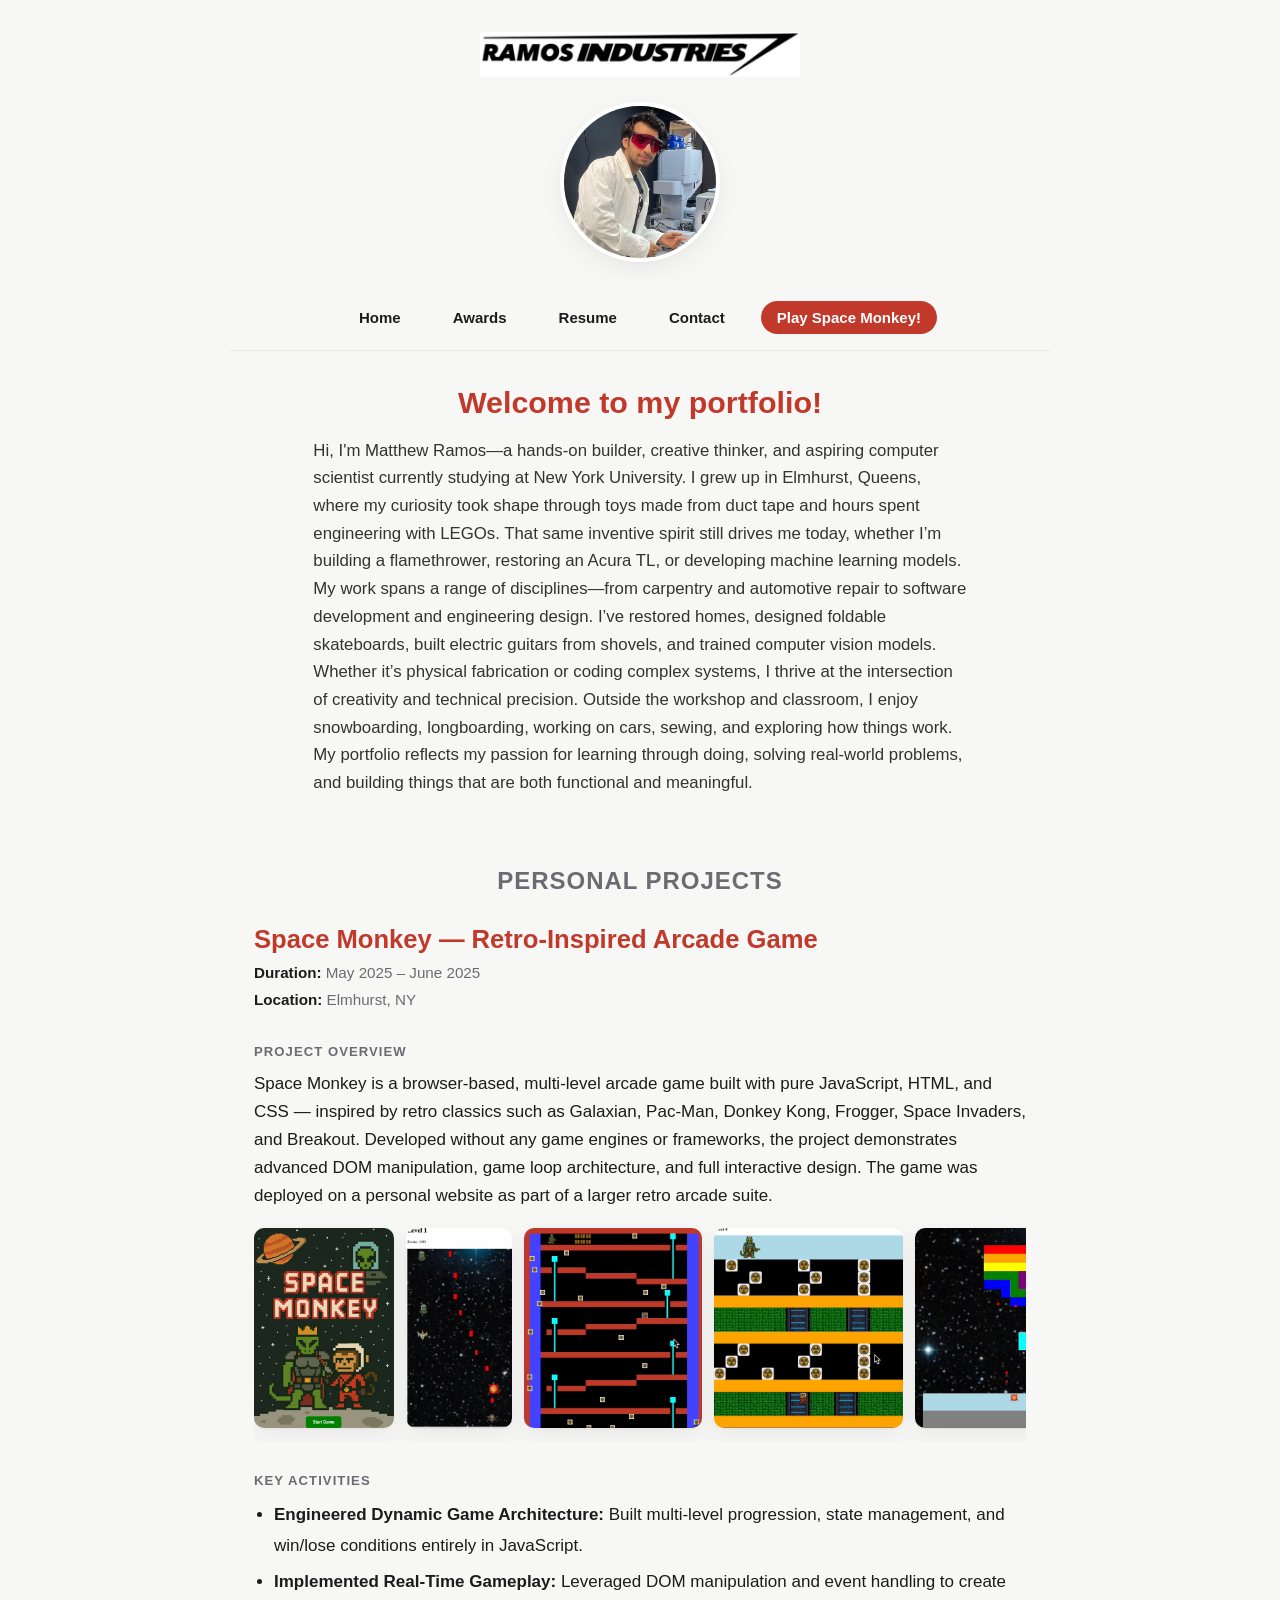
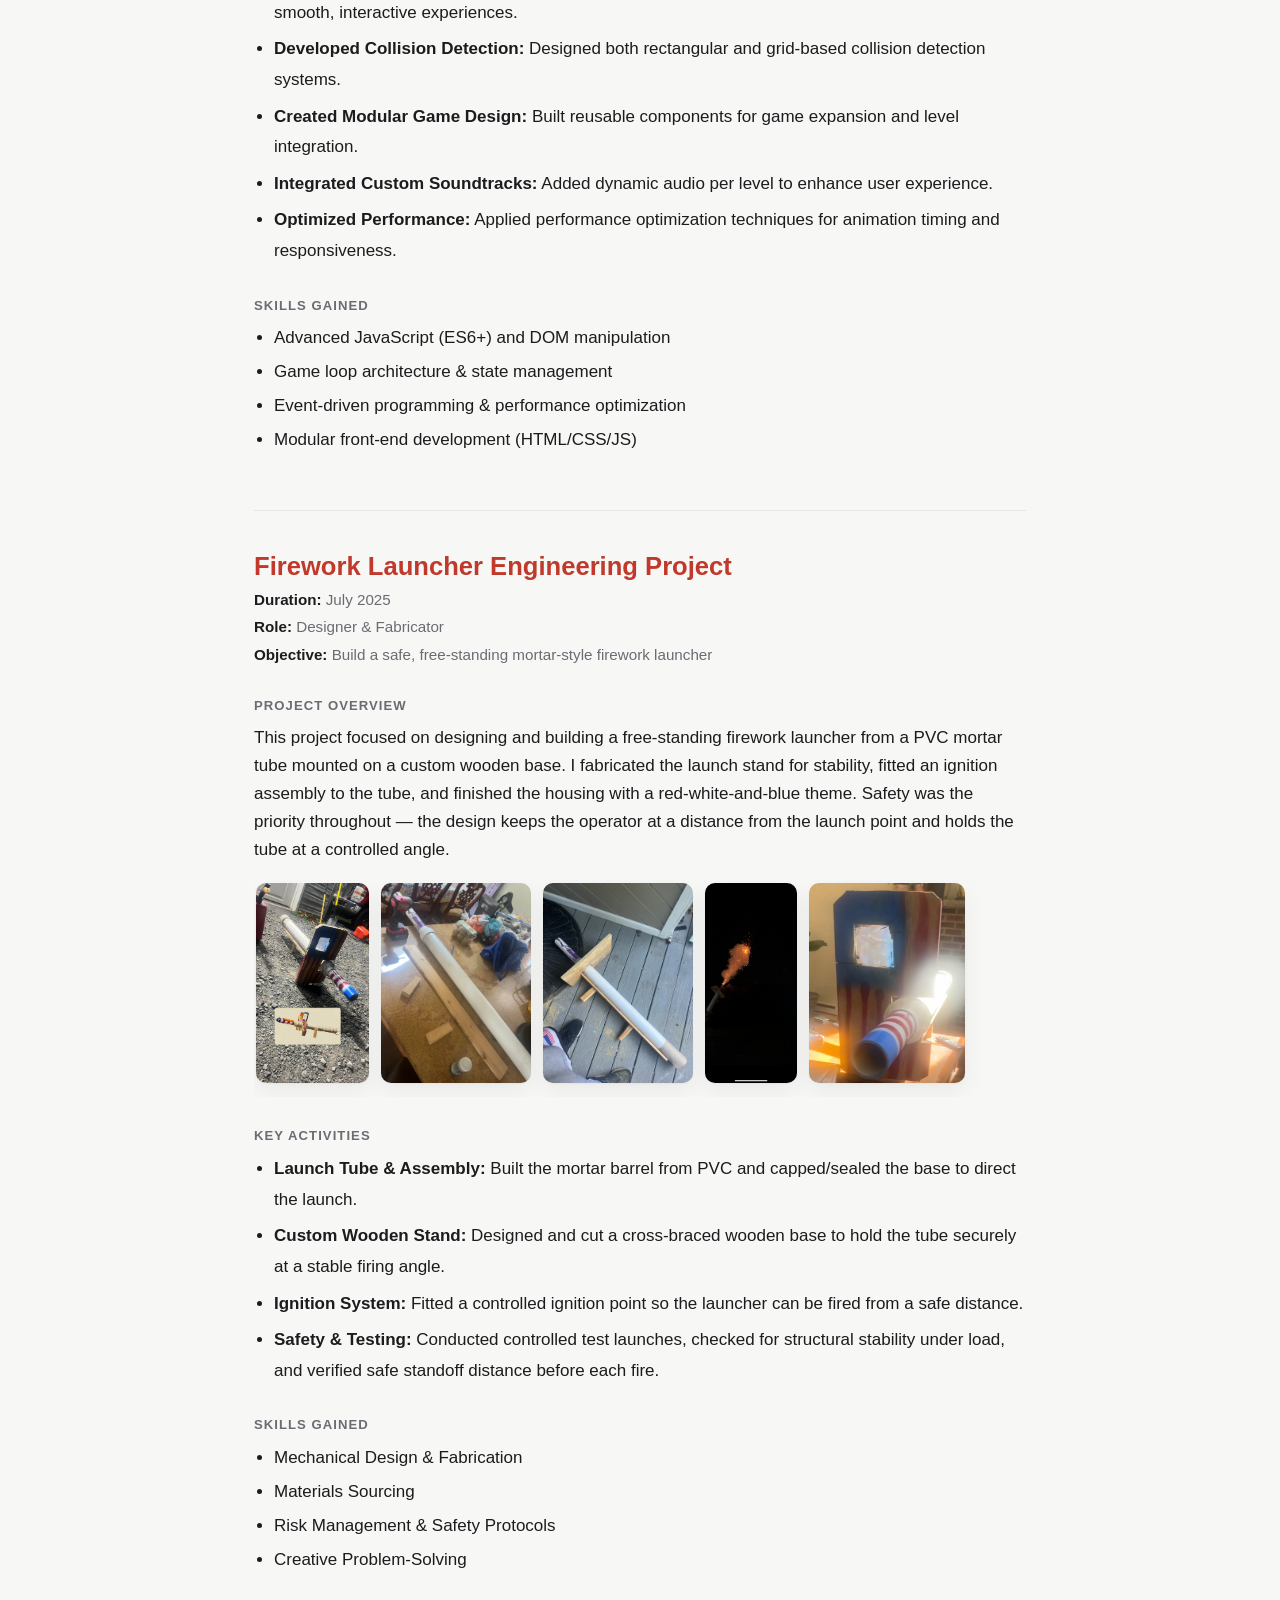
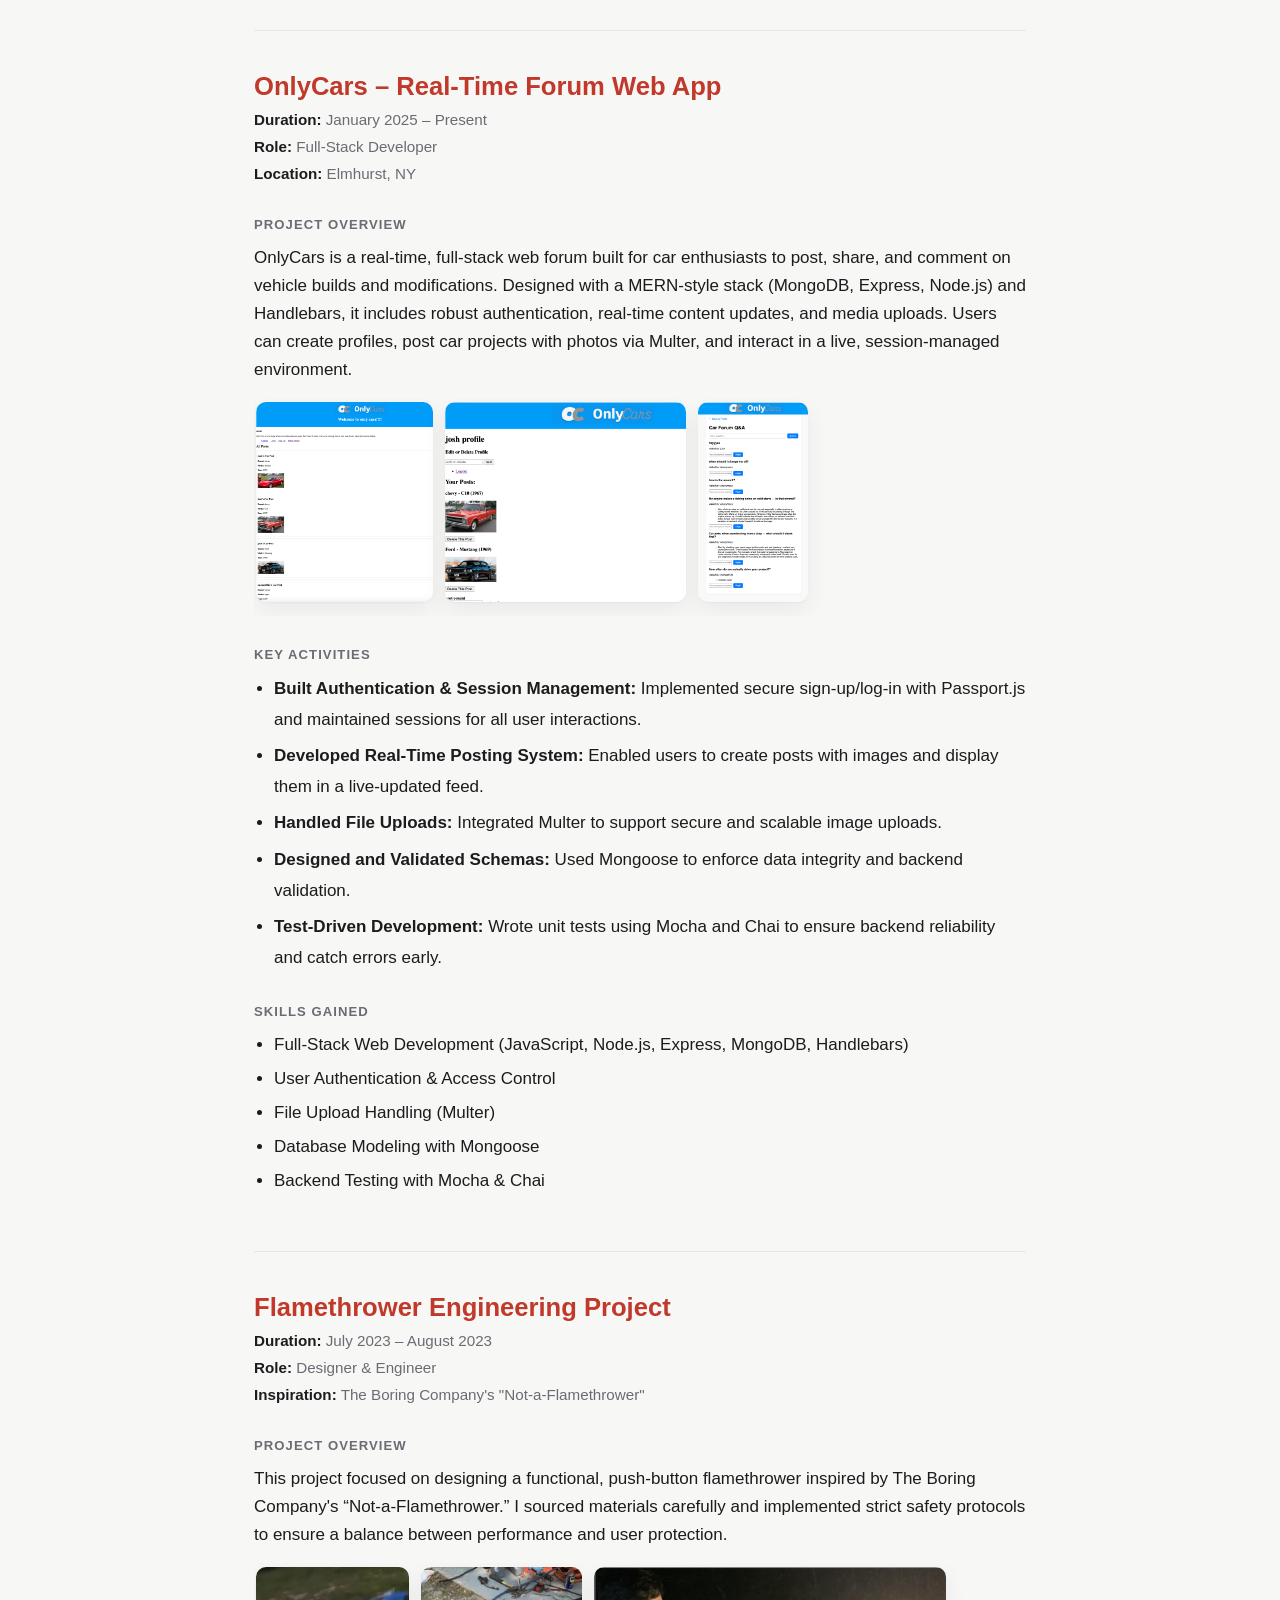
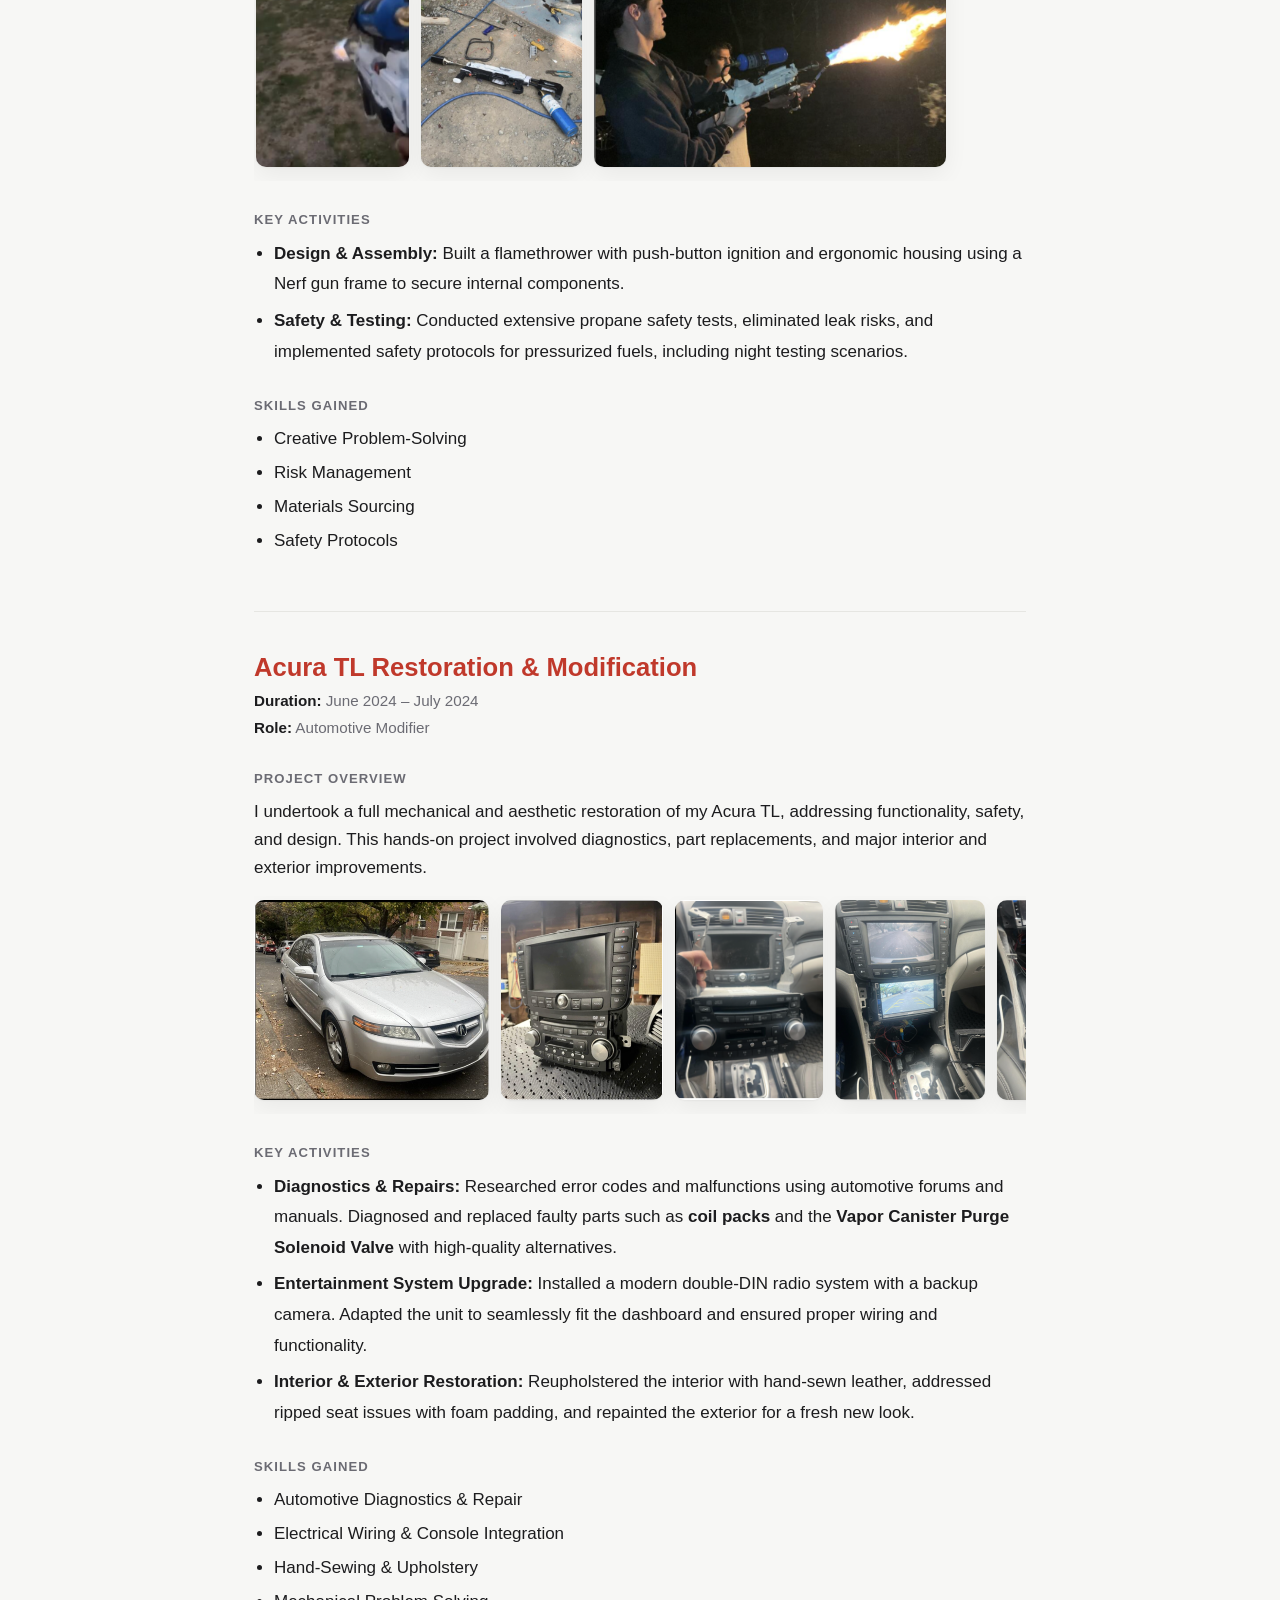
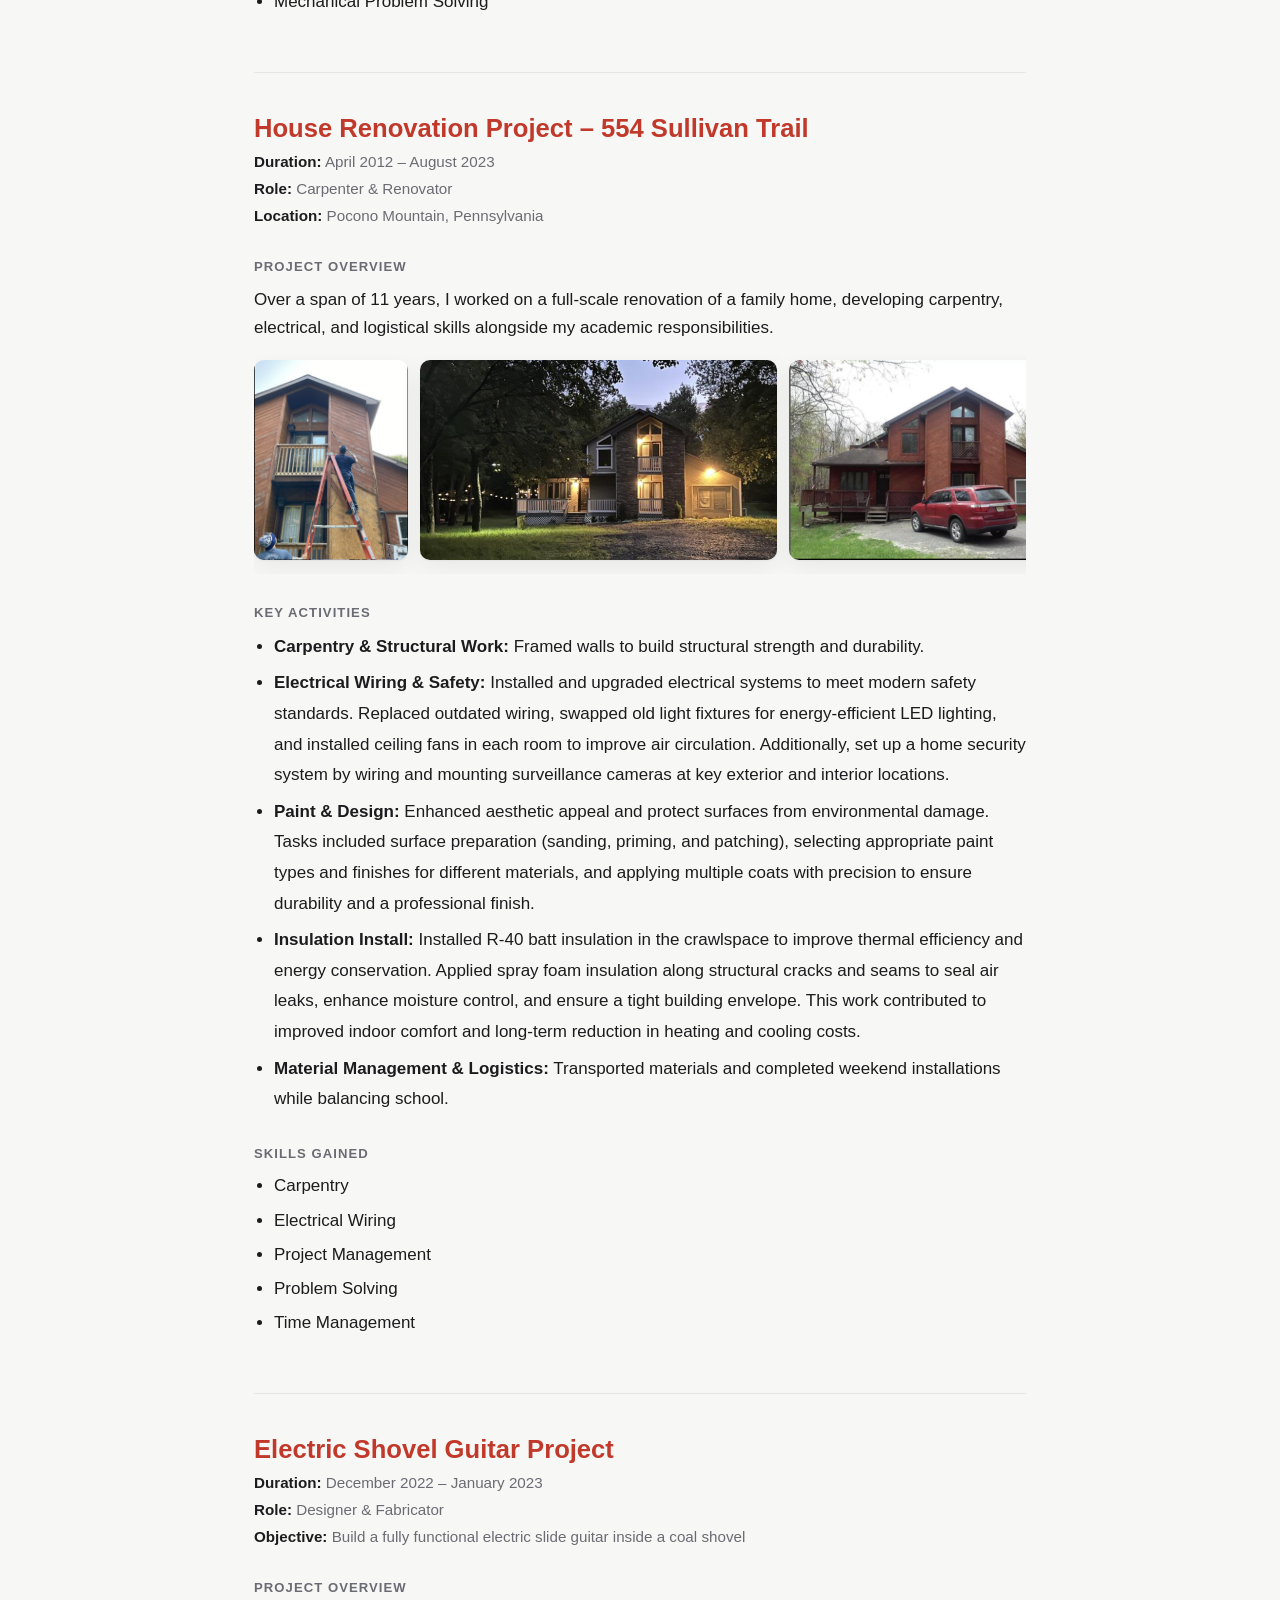
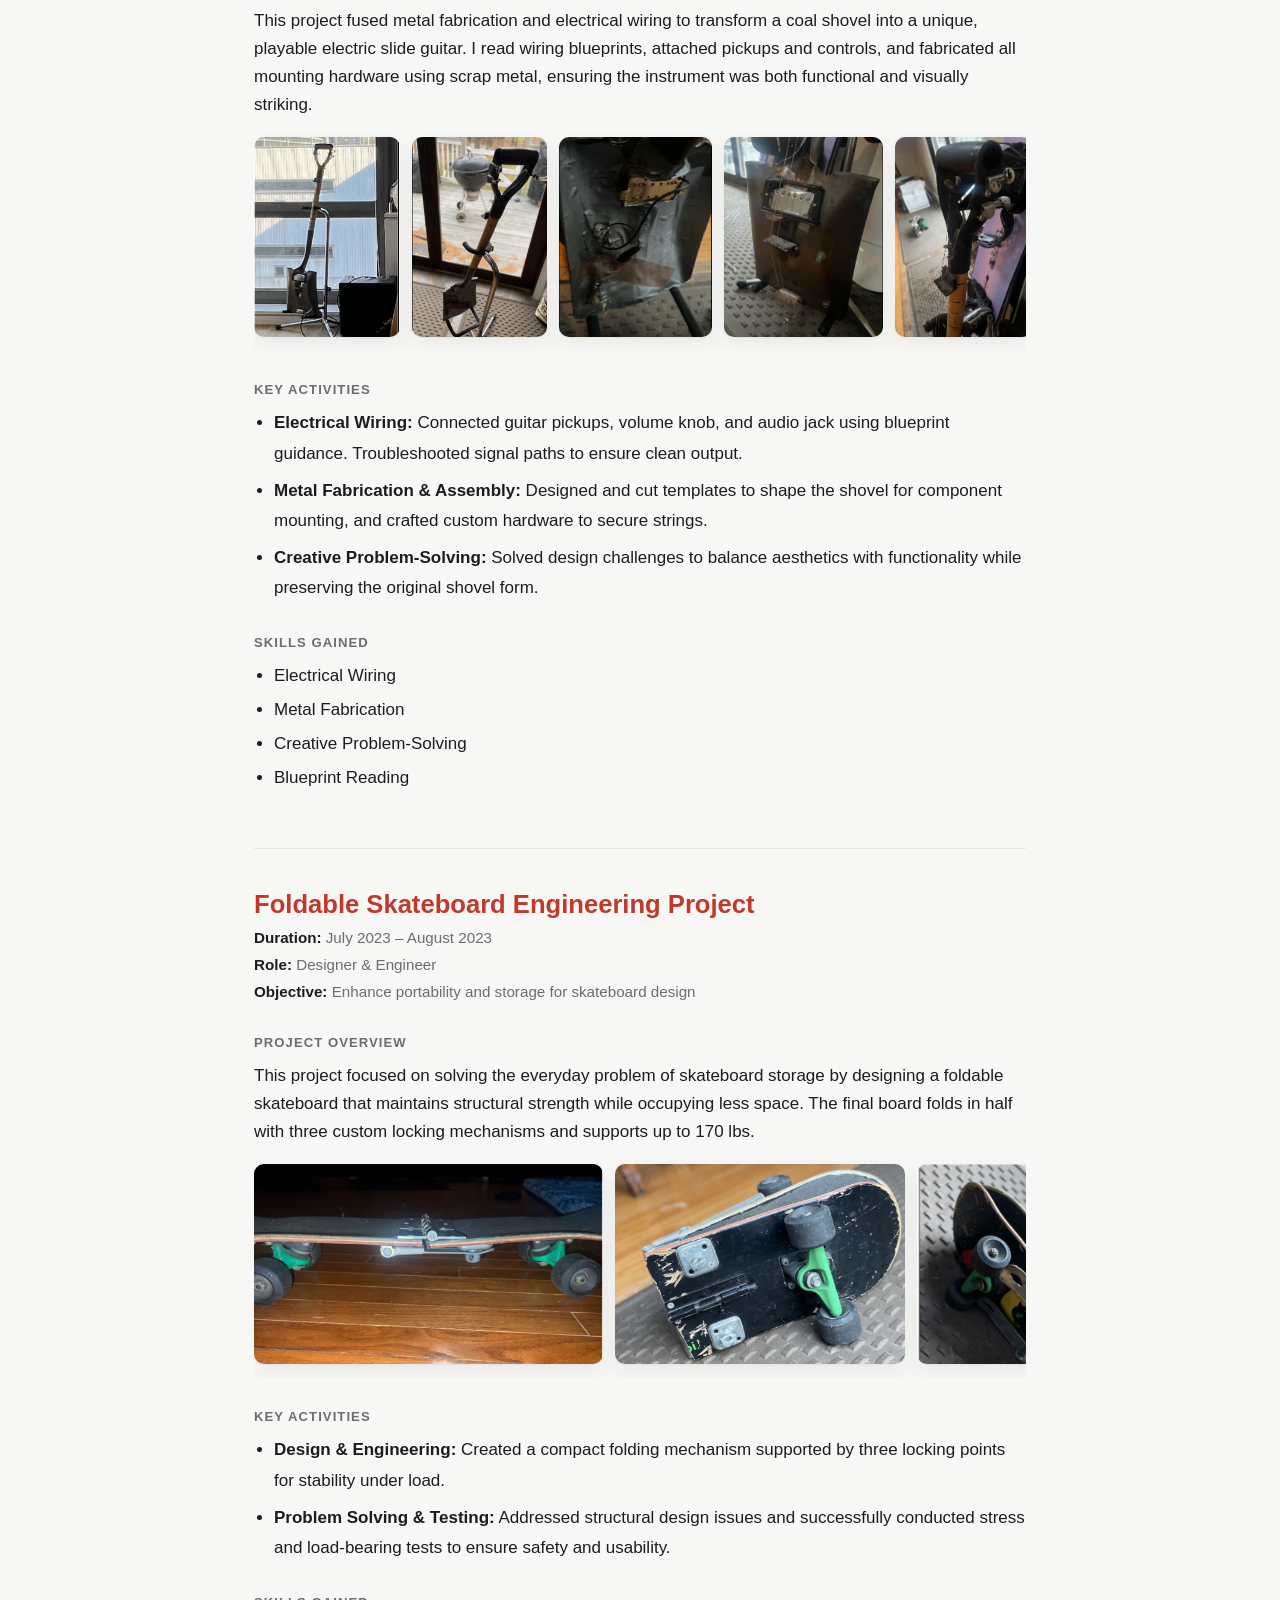
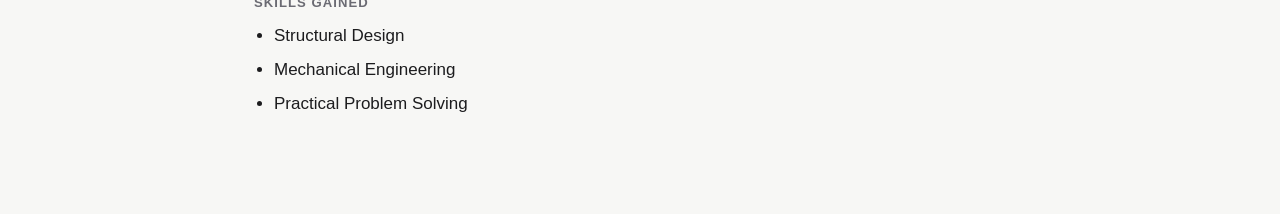
<file: index.html>
<!DOCTYPE html>
<html lang="en">
<head>
  <meta charset="UTF-8" />
  <title>My Portfolio</title>
  <link rel="stylesheet" href="/css.css" />
  <script defer src="/dom.js"></script>
</head>
<body>
  <header>
    <img src="/logo.png" alt="Site Logo" width="400" />
  </header>

  <main id="main-content">
    <img src="/headshot.png" alt="Headshot" width="200" />
    <nav>
      <ul style="display: flex; gap: 20px; list-style: none;">
        <li><a href="#" id="nav-home">Home</a></li>
        <li><a href="awards.html" id="nav-awards">Awards</a></li>
        <li><a href="#" id="nav-resume">Resume</a></li>
        <li><a href="#" id="nav-contact">Contact</a></li>
        <li><a href="#" id="galaxia">Play Space Monkey!</a></li>
      </ul>
    </nav>

    <h2>Welcome to my portfolio!</h2>
    <p>Hi, I'm Matthew Ramos—a hands-on builder, creative thinker, and aspiring computer scientist currently studying at New York University. I grew up in Elmhurst, Queens, where my curiosity took shape through toys made from duct tape and hours spent engineering with LEGOs. That same inventive spirit still drives me today, whether I’m building a flamethrower, restoring an Acura TL, or developing machine learning models. My work spans a range of disciplines—from carpentry and automotive repair to software development and engineering design. I’ve restored homes, designed foldable skateboards, built electric guitars from shovels, and trained computer vision models. Whether it’s physical fabrication or coding complex systems, I thrive at the intersection of creativity and technical precision. Outside the workshop and classroom, I enjoy snowboarding, longboarding, working on cars, sewing, and exploring how things work. My portfolio reflects my passion for learning through doing, solving real-world problems, and building things that are both functional and meaningful.</p>

  <h1>Personal Projects</h1>

  <h2>Space Monkey — Retro-Inspired Arcade Game</h2>
<p><strong>Duration:</strong> May 2025 – June 2025</p>
<p><strong>Location:</strong> Elmhurst, NY</p>

<h3>Project Overview</h3>
<p>
  Space Monkey is a browser-based, multi-level arcade game built with pure JavaScript, HTML, and CSS — inspired by retro classics such as Galaxian, Pac-Man, Donkey Kong, Frogger, Space Invaders, and Breakout. Developed without any game engines or frameworks, the project demonstrates advanced DOM manipulation, game loop architecture, and full interactive design. The game was deployed on a personal website as part of a larger retro arcade suite.
</p>

<div id="spacemonkey-gallery" style="display: flex; overflow-x: auto; gap: 10px; padding: 10px; border: 1px solid #ccc;"></div>

<script>
  const spaceMonkeyContainer = document.getElementById('spacemonkey-gallery');
  const spaceMonkeyImages = [1, 2, 3, 4, 5, 6].map(i => `
    <img src="game${i}.png" alt="Space Monkey Game ${i}" style="height: 200px; flex-shrink: 0;" />
  `).join('');
  spaceMonkeyContainer.innerHTML = spaceMonkeyImages;
</script>

<h3>Key Activities</h3>
<ul style="line-height: 1.8;">
  <li><strong>Engineered Dynamic Game Architecture:</strong> Built multi-level progression, state management, and win/lose conditions entirely in JavaScript.</li>
  <li><strong>Implemented Real-Time Gameplay:</strong> Leveraged DOM manipulation and event handling to create smooth, interactive experiences.</li>
  <li><strong>Developed Collision Detection:</strong> Designed both rectangular and grid-based collision detection systems.</li>
  <li><strong>Created Modular Game Design:</strong> Built reusable components for game expansion and level integration.</li>
  <li><strong>Integrated Custom Soundtracks:</strong> Added dynamic audio per level to enhance user experience.</li>
  <li><strong>Optimized Performance:</strong> Applied performance optimization techniques for animation timing and responsiveness.</li>
</ul>

<h3>Skills Gained</h3>
<ul>
  <li>Advanced JavaScript (ES6+) and DOM manipulation</li>
  <li>Game loop architecture &amp; state management</li>
  <li>Event-driven programming &amp; performance optimization</li>
  <li>Modular front-end development (HTML/CSS/JS)</li>
</ul>

<h2>Firework Launcher Engineering Project</h2>
<p><strong>Duration:</strong> July 2025</p>
<p><strong>Role:</strong> Designer &amp; Fabricator</p>
<p><strong>Objective:</strong> Build a safe, free-standing mortar-style firework launcher</p>

<h3>Project Overview</h3>
<p>
  This project focused on designing and building a free-standing firework launcher from a
  PVC mortar tube mounted on a custom wooden base. I fabricated the launch stand for
  stability, fitted an ignition assembly to the tube, and finished the housing with a
  red-white-and-blue theme. Safety was the priority throughout — the design keeps the
  operator at a distance from the launch point and holds the tube at a controlled angle.
</p>

<div id="firework-gallery" style="display: flex; overflow-x: auto; gap: 10px; padding: 10px; border: 1px solid #ccc;"></div>

<script>
  const fireworkContainer = document.getElementById('firework-gallery');
  const fireworkFiles = [
    "Fireworklauncher.jpg",
    "Fireworklauncher2.JPG",
    "Fireworklauncher3.JPG",
    "Fireworklauncher4.PNG",
    "Fireworklauncher5.PNG"
  ];
  fireworkContainer.innerHTML = fireworkFiles.map((f, i) => `
    <img src="${f}" alt="Firework Launcher ${i + 1}" style="height: 200px; flex-shrink: 0;" />
  `).join('');
</script>

<h3>Key Activities</h3>
<ul style="line-height: 1.8;">
  <li><strong>Launch Tube &amp; Assembly:</strong> Built the mortar barrel from PVC and capped/sealed the base to direct the launch.</li>
  <li><strong>Custom Wooden Stand:</strong> Designed and cut a cross-braced wooden base to hold the tube securely at a stable firing angle.</li>
  <li><strong>Ignition System:</strong> Fitted a controlled ignition point so the launcher can be fired from a safe distance.</li>
  <li><strong>Safety &amp; Testing:</strong> Conducted controlled test launches, checked for structural stability under load, and verified safe standoff distance before each fire.</li>
</ul>

<h3>Skills Gained</h3>
<ul>
  <li>Mechanical Design &amp; Fabrication</li>
  <li>Materials Sourcing</li>
  <li>Risk Management &amp; Safety Protocols</li>
  <li>Creative Problem-Solving</li>
</ul>

  <h2>OnlyCars – Real-Time Forum Web App</h2>
  <p><strong>Duration:</strong> January 2025 – Present</p>
  <p><strong>Role:</strong> Full-Stack Developer</p>
  <p><strong>Location:</strong> Elmhurst, NY</p>

  <h3>Project Overview</h3>
  <p>
    OnlyCars is a real-time, full-stack web forum built for car enthusiasts to post, share, and comment on vehicle builds and modifications. Designed with a MERN-style stack (MongoDB, Express, Node.js) and Handlebars, it includes robust authentication, real-time content updates, and media uploads. Users can create profiles, post car projects with photos via Multer, and interact in a live, session-managed environment.
  </p>

  <div id="onlycars-gallery" style="display: flex; overflow-x: auto; gap: 10px; padding: 10px; border: 1px solid #ccc;"></div>

  <script>
    const onlycarsContainer = document.getElementById('onlycars-gallery');
    const onlycarsImages = [1, 2, 3].map(i => `
      <img src="onlycars${i}.png" alt="OnlyCars Post ${i}" style="height: 200px; flex-shrink: 0;" />
    `).join('');
    onlycarsContainer.innerHTML = onlycarsImages;
  </script>

<h3>Key Activities</h3>
<ul style="line-height: 1.8;">
  <li><strong>Built Authentication &amp; Session Management:</strong> Implemented secure sign-up/log-in with Passport.js and maintained sessions for all user interactions.</li>
  <li><strong>Developed Real-Time Posting System:</strong> Enabled users to create posts with images and display them in a live-updated feed.</li>
  <li><strong>Handled File Uploads:</strong> Integrated Multer to support secure and scalable image uploads.</li>
  <li><strong>Designed and Validated Schemas:</strong> Used Mongoose to enforce data integrity and backend validation.</li>
  <li><strong>Test-Driven Development:</strong> Wrote unit tests using Mocha and Chai to ensure backend reliability and catch errors early.</li>
</ul>

<h3>Skills Gained</h3>
<ul>
  <li>Full-Stack Web Development (JavaScript, Node.js, Express, MongoDB, Handlebars)</li>
  <li>User Authentication &amp; Access Control</li>
  <li>File Upload Handling (Multer)</li>
  <li>Database Modeling with Mongoose</li>
  <li>Backend Testing with Mocha &amp; Chai</li>
</ul>

    <h2>Flamethrower Engineering Project</h2>
<p><strong>Duration:</strong> July 2023 – August 2023</p>
<p><strong>Role:</strong> Designer &amp; Engineer</p>
<p><strong>Inspiration:</strong> The Boring Company's "Not-a-Flamethrower"</p>

<h3>Project Overview</h3>
<p>
  This project focused on designing a functional, push-button flamethrower inspired by The Boring Company's “Not-a-Flamethrower.”
  I sourced materials carefully and implemented strict safety protocols to ensure a balance between performance and user protection.
</p>

<div id="flamethrower-gallery" style="display: flex; overflow-x: auto; gap: 10px; padding: 10px; border: 1px solid #ccc;"></div>

<script>
    const flamethrowerContainer = document.getElementById('flamethrower-gallery');
    const flamethrowerImages = [1, 2, 3].map(i => `
      <img src="flamethrower${i}.png" alt="Flamethrower Build ${i}" style="height: 200px; flex-shrink: 0;" />
    `).join('');
    flamethrowerContainer.innerHTML = flamethrowerImages;
  </script>

<h3>Key Activities</h3>
<ul style="line-height: 1.8;">
  <li><strong>Design &amp; Assembly:</strong> Built a flamethrower with push-button ignition and ergonomic housing using a Nerf gun frame to secure internal components.</li>
  <li><strong>Safety &amp; Testing:</strong> Conducted extensive propane safety tests, eliminated leak risks, and implemented safety protocols for pressurized fuels, including night testing scenarios.</li>
</ul>

<h3>Skills Gained</h3>
<ul>
  <li>Creative Problem-Solving</li>
  <li>Risk Management</li>
  <li>Materials Sourcing</li>
  <li>Safety Protocols</li>
</ul>

      <h2>Acura TL Restoration &amp; Modification</h2>
<p><strong>Duration:</strong> June 2024 – July 2024</p>
<p><strong>Role:</strong> Automotive Modifier</p>

<h3>Project Overview</h3>
<p>
  I undertook a full mechanical and aesthetic restoration of my Acura TL, addressing functionality,
  safety, and design. This hands-on project involved diagnostics, part replacements, and major interior
  and exterior improvements.
</p>

<div id="acura-gallery" style="display: flex; overflow-x: auto; gap: 10px; padding: 10px; border: 1px solid #ccc;"></div>

<script>
    const acuraContainer = document.getElementById('acura-gallery');
    const acuraImages = Array.from({ length: 12 }, (_, i) => {
      const index = i + 1;
      return `
        <img src="acura${index}.png" alt="Acura ${index}" style="height: 200px; flex-shrink: 0;" />
      `;
    }).join('');
    acuraContainer.innerHTML = acuraImages;
  </script>

<h3>Key Activities</h3>
<ul style="line-height: 1.8;">
  <li><strong>Diagnostics &amp; Repairs:</strong> Researched error codes and malfunctions using automotive forums and manuals. Diagnosed and replaced faulty parts such as <strong>coil packs</strong> and the <strong>Vapor Canister Purge Solenoid Valve</strong> with high-quality alternatives.</li>
  <li><strong>Entertainment System Upgrade:</strong> Installed a modern double-DIN radio system with a backup camera. Adapted the unit to seamlessly fit the dashboard and ensured proper wiring and functionality.</li>
  <li><strong>Interior &amp; Exterior Restoration:</strong> Reupholstered the interior with hand-sewn leather, addressed ripped seat issues with foam padding, and repainted the exterior for a fresh new look.</li>
</ul>

<h3>Skills Gained</h3>
<ul>
  <li>Automotive Diagnostics &amp; Repair</li>
  <li>Electrical Wiring &amp; Console Integration</li>
  <li>Hand-Sewing &amp; Upholstery</li>
  <li>Mechanical Problem Solving</li>
</ul>

  <h2>House Renovation Project – 554 Sullivan Trail</h2>
<p><strong>Duration:</strong> April 2012 – August 2023</p>
<p><strong>Role:</strong> Carpenter &amp; Renovator</p>
<p><strong>Location:</strong> Pocono Mountain, Pennsylvania</p>

<h3>Project Overview</h3>
<p>
  Over a span of 11 years, I worked on a full-scale renovation of a family home, developing carpentry,
  electrical, and logistical skills alongside my academic responsibilities.
</p>

<div id="house-gallery" style="display: flex; overflow-x: auto; gap: 10px; padding: 10px; border: 1px solid #ccc;"></div>

<script>
    const houseContainer = document.getElementById('house-gallery');
    const houseImages = [1, 2, 3, 5, 6, 7].map(i => `
      <img src="house${i}.png" alt="House Renovation ${i}" style="height: 200px; flex-shrink: 0;" />
    `).join('');
    houseContainer.innerHTML = houseImages;
  </script>

<h3>Key Activities</h3>
<ul style="line-height: 1.8;">
  <li><strong>Carpentry &amp; Structural Work:</strong> Framed walls to build structural strength and durability.</li>
  <li><strong>Electrical Wiring &amp; Safety:</strong> Installed and upgraded electrical systems to meet modern safety standards. Replaced outdated wiring, swapped old light fixtures for energy-efficient LED lighting, and installed ceiling fans in each room to improve air circulation. Additionally, set up a home security system by wiring and mounting surveillance cameras at key exterior and interior locations.</li>
  <li><strong>Paint &amp; Design:</strong> Enhanced aesthetic appeal and protect surfaces from environmental damage. Tasks included surface preparation (sanding, priming, and patching), selecting appropriate paint types and finishes for different materials, and applying multiple coats with precision to ensure durability and a professional finish.</li>
  <li><strong>Insulation Install:</strong> Installed R-40 batt insulation in the crawlspace to improve thermal efficiency and energy conservation. Applied spray foam insulation along structural cracks and seams to seal air leaks, enhance moisture control, and ensure a tight building envelope. This work contributed to improved indoor comfort and long-term reduction in heating and cooling costs.</li>
  <li><strong>Material Management &amp; Logistics:</strong> Transported materials and completed weekend installations while balancing school.</li>
</ul>

<h3>Skills Gained</h3>
<ul>
  <li>Carpentry</li>
  <li>Electrical Wiring</li>
  <li>Project Management</li>
  <li>Problem Solving</li>
  <li>Time Management</li>
</ul>

<h2>Electric Shovel Guitar Project</h2>
<p><strong>Duration:</strong> December 2022 – January 2023</p>
<p><strong>Role:</strong> Designer &amp; Fabricator</p>
<p><strong>Objective:</strong> Build a fully functional electric slide guitar inside a coal shovel</p>

<h3>Project Overview</h3>
<p>
  This project fused metal fabrication and electrical wiring to transform a coal shovel into a unique,
  playable electric slide guitar. I read wiring blueprints, attached pickups and controls, and fabricated
  all mounting hardware using scrap metal, ensuring the instrument was both functional and visually striking.
</p>

<div id="shovel-gallery" style="display: flex; overflow-x: auto; gap: 10px; padding: 10px; border: 1px solid #ccc;"></div>

<script>
    const shovelContainer = document.getElementById('shovel-gallery');
    const shovelImages = [1, 2, 3, 4, 5].map(i => `
      <img src="shovel${i}.png" alt="Shovel Guitar ${i}" style="height: 200px; flex-shrink: 0;" />
    `).join('');
    shovelContainer.innerHTML = shovelImages;
  </script>

<h3>Key Activities</h3>
<ul style="line-height: 1.8;">
  <li><strong>Electrical Wiring:</strong> Connected guitar pickups, volume knob, and audio jack using blueprint guidance. Troubleshooted signal paths to ensure clean output.</li>
  <li><strong>Metal Fabrication &amp; Assembly:</strong> Designed and cut templates to shape the shovel for component mounting, and crafted custom hardware to secure strings.</li>
  <li><strong>Creative Problem-Solving:</strong> Solved design challenges to balance aesthetics with functionality while preserving the original shovel form.</li>
</ul>

<h3>Skills Gained</h3>
<ul>
  <li>Electrical Wiring</li>
  <li>Metal Fabrication</li>
  <li>Creative Problem-Solving</li>
  <li>Blueprint Reading</li>
</ul>

<h2>Foldable Skateboard Engineering Project</h2>
<p><strong>Duration:</strong> July 2023 – August 2023</p>
<p><strong>Role:</strong> Designer &amp; Engineer</p>
<p><strong>Objective:</strong> Enhance portability and storage for skateboard design</p>

<h3>Project Overview</h3>
<p>
  This project focused on solving the everyday problem of skateboard storage by designing a foldable
  skateboard that maintains structural strength while occupying less space. The final board folds in half
  with three custom locking mechanisms and supports up to 170 lbs.
</p>

<div id="skate-gallery" style="display: flex; overflow-x: auto; gap: 10px; padding: 10px; border: 1px solid #ccc;"></div>

<script>
    const skateContainer = document.getElementById('skate-gallery');
    skateContainer.innerHTML = [1, 2, 3].map(i =>
      `<img src="skate${i}.png" alt="Skateboard Project ${i}" style="height: 200px; flex-shrink: 0;" />`
    ).join('');
  </script>

<h3>Key Activities</h3>
<ul style="line-height: 1.8;">
  <li><strong>Design &amp; Engineering:</strong> Created a compact folding mechanism supported by three locking points for stability under load.</li>
  <li><strong>Problem Solving &amp; Testing:</strong> Addressed structural design issues and successfully conducted stress and load-bearing tests to ensure safety and usability.</li>
</ul>

<h3>Skills Gained</h3>
<ul>
  <li>Structural Design</li>
  <li>Mechanical Engineering</li>
  <li>Practical Problem Solving</li>
</ul>

  </main>
</body>
</html>
</file>
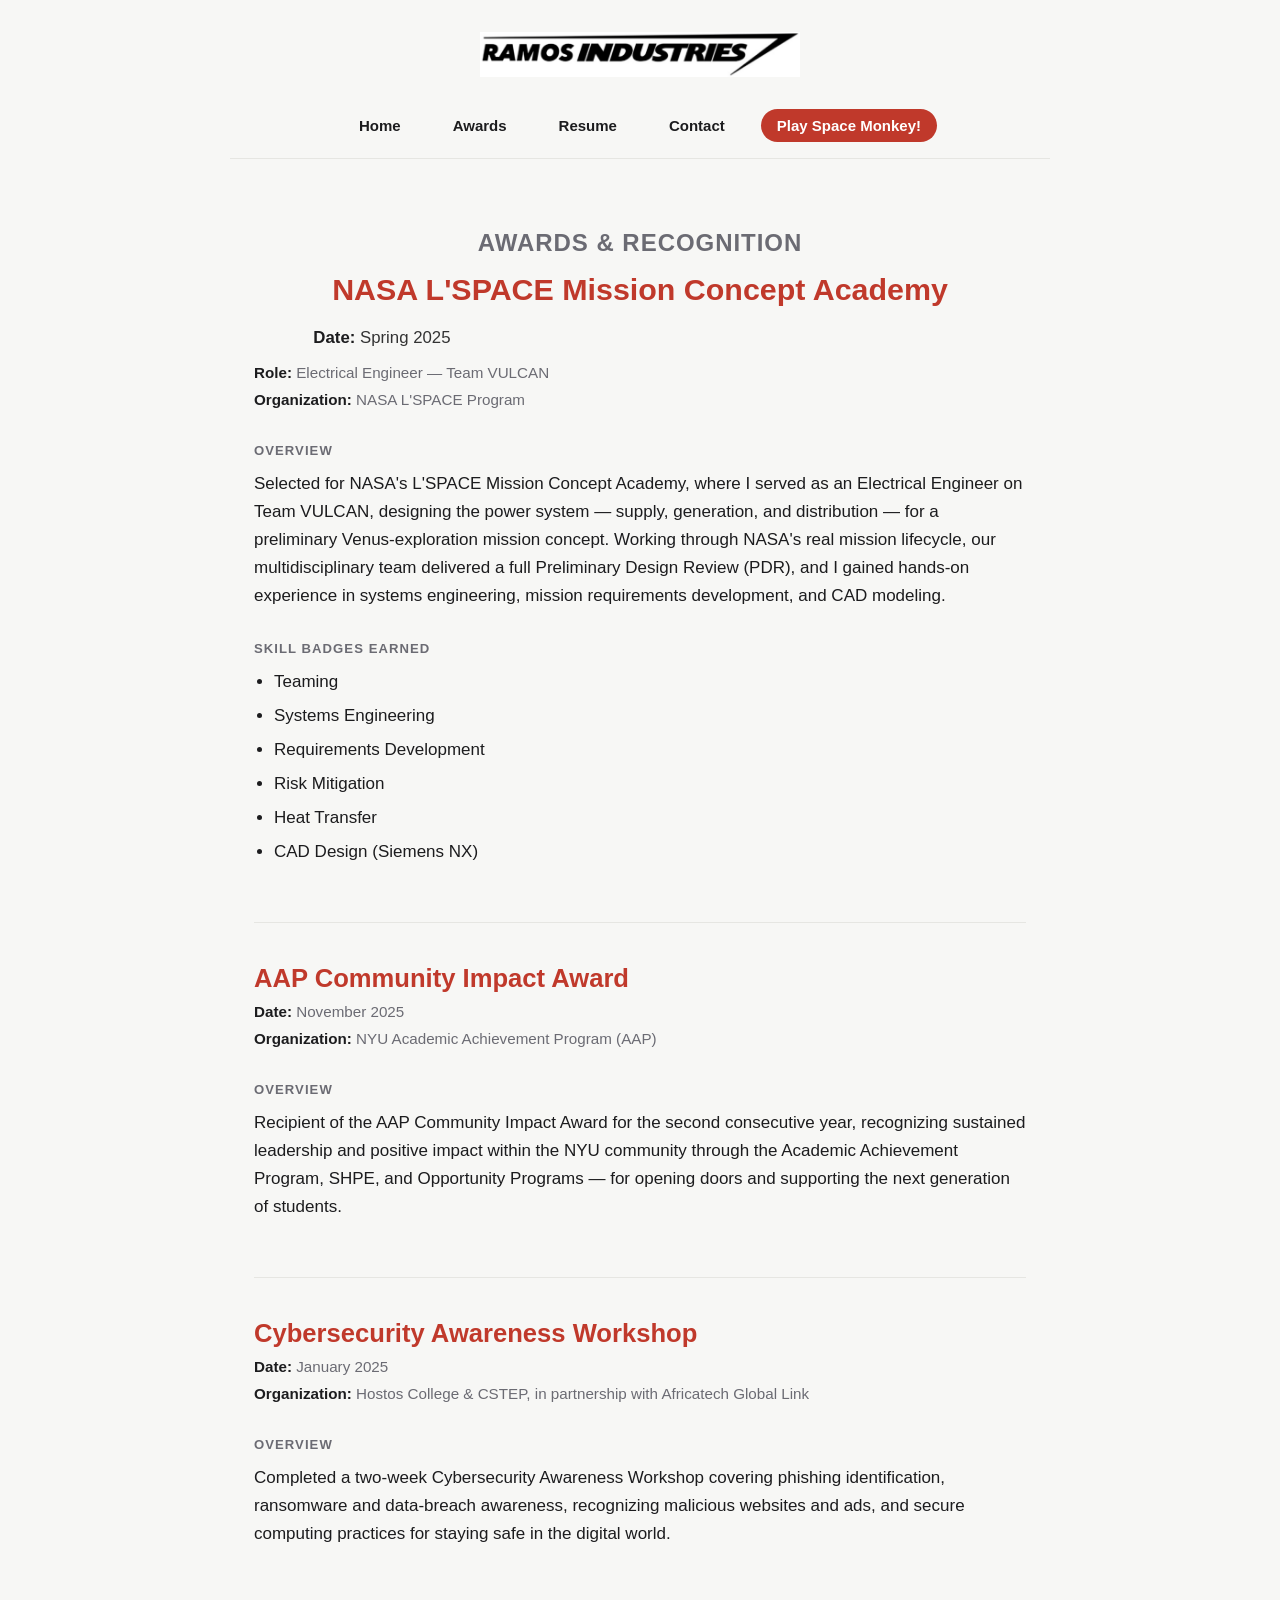
<file: awards.html>
<!DOCTYPE html>
<html lang="en">
<head>
  <meta charset="UTF-8" />
  <title>Awards & Recognition — Matthew Ramos</title>
  <link rel="stylesheet" href="/css.css" />
  <script defer src="/dom.js"></script>
</head>
<body>
  <header>
    <img src="/logo.png" alt="Site Logo" width="400" />
  </header>

  <main id="main-content">
    <nav>
      <ul style="display: flex; gap: 20px; list-style: none;">
        <li><a href="index.html" id="nav-home">Home</a></li>
        <li><a href="awards.html" id="nav-awards">Awards</a></li>
        <li><a href="#" id="nav-resume">Resume</a></li>
        <li><a href="#" id="nav-contact">Contact</a></li>
        <li><a href="#" id="galaxia">Play Space Monkey!</a></li>
      </ul>
    </nav>

    <h1 id="awards">Awards &amp; Recognition</h1>

    <h2>NASA L'SPACE Mission Concept Academy</h2>
    <p><strong>Date:</strong> Spring 2025</p>
    <p><strong>Role:</strong> Electrical Engineer — Team VULCAN</p>
    <p><strong>Organization:</strong> NASA L'SPACE Program</p>

    <h3>Overview</h3>
    <p>
      Selected for NASA's L'SPACE Mission Concept Academy, where I served as an Electrical
      Engineer on Team VULCAN, designing the power system — supply, generation, and
      distribution — for a preliminary Venus-exploration mission concept. Working through
      NASA's real mission lifecycle, our multidisciplinary team delivered a full Preliminary
      Design Review (PDR), and I gained hands-on experience in systems engineering, mission
      requirements development, and CAD modeling.
    </p>

    <h3>Skill Badges Earned</h3>
    <ul>
      <li>Teaming</li>
      <li>Systems Engineering</li>
      <li>Requirements Development</li>
      <li>Risk Mitigation</li>
      <li>Heat Transfer</li>
      <li>CAD Design (Siemens NX)</li>
    </ul>

    <h2>AAP Community Impact Award</h2>
    <p><strong>Date:</strong> November 2025</p>
    <p><strong>Organization:</strong> NYU Academic Achievement Program (AAP)</p>

    <h3>Overview</h3>
    <p>
      Recipient of the AAP Community Impact Award for the second consecutive year, recognizing
      sustained leadership and positive impact within the NYU community through the Academic
      Achievement Program, SHPE, and Opportunity Programs — for opening doors and supporting
      the next generation of students.
    </p>

    <h2>Cybersecurity Awareness Workshop</h2>
    <p><strong>Date:</strong> January 2025</p>
    <p><strong>Organization:</strong> Hostos College &amp; CSTEP, in partnership with Africatech Global Link</p>

    <h3>Overview</h3>
    <p>
      Completed a two-week Cybersecurity Awareness Workshop covering phishing identification,
      ransomware and data-breach awareness, recognizing malicious websites and ads, and
      secure computing practices for staying safe in the digital world.
    </p>
  </main>
</body>
</html>
</file>
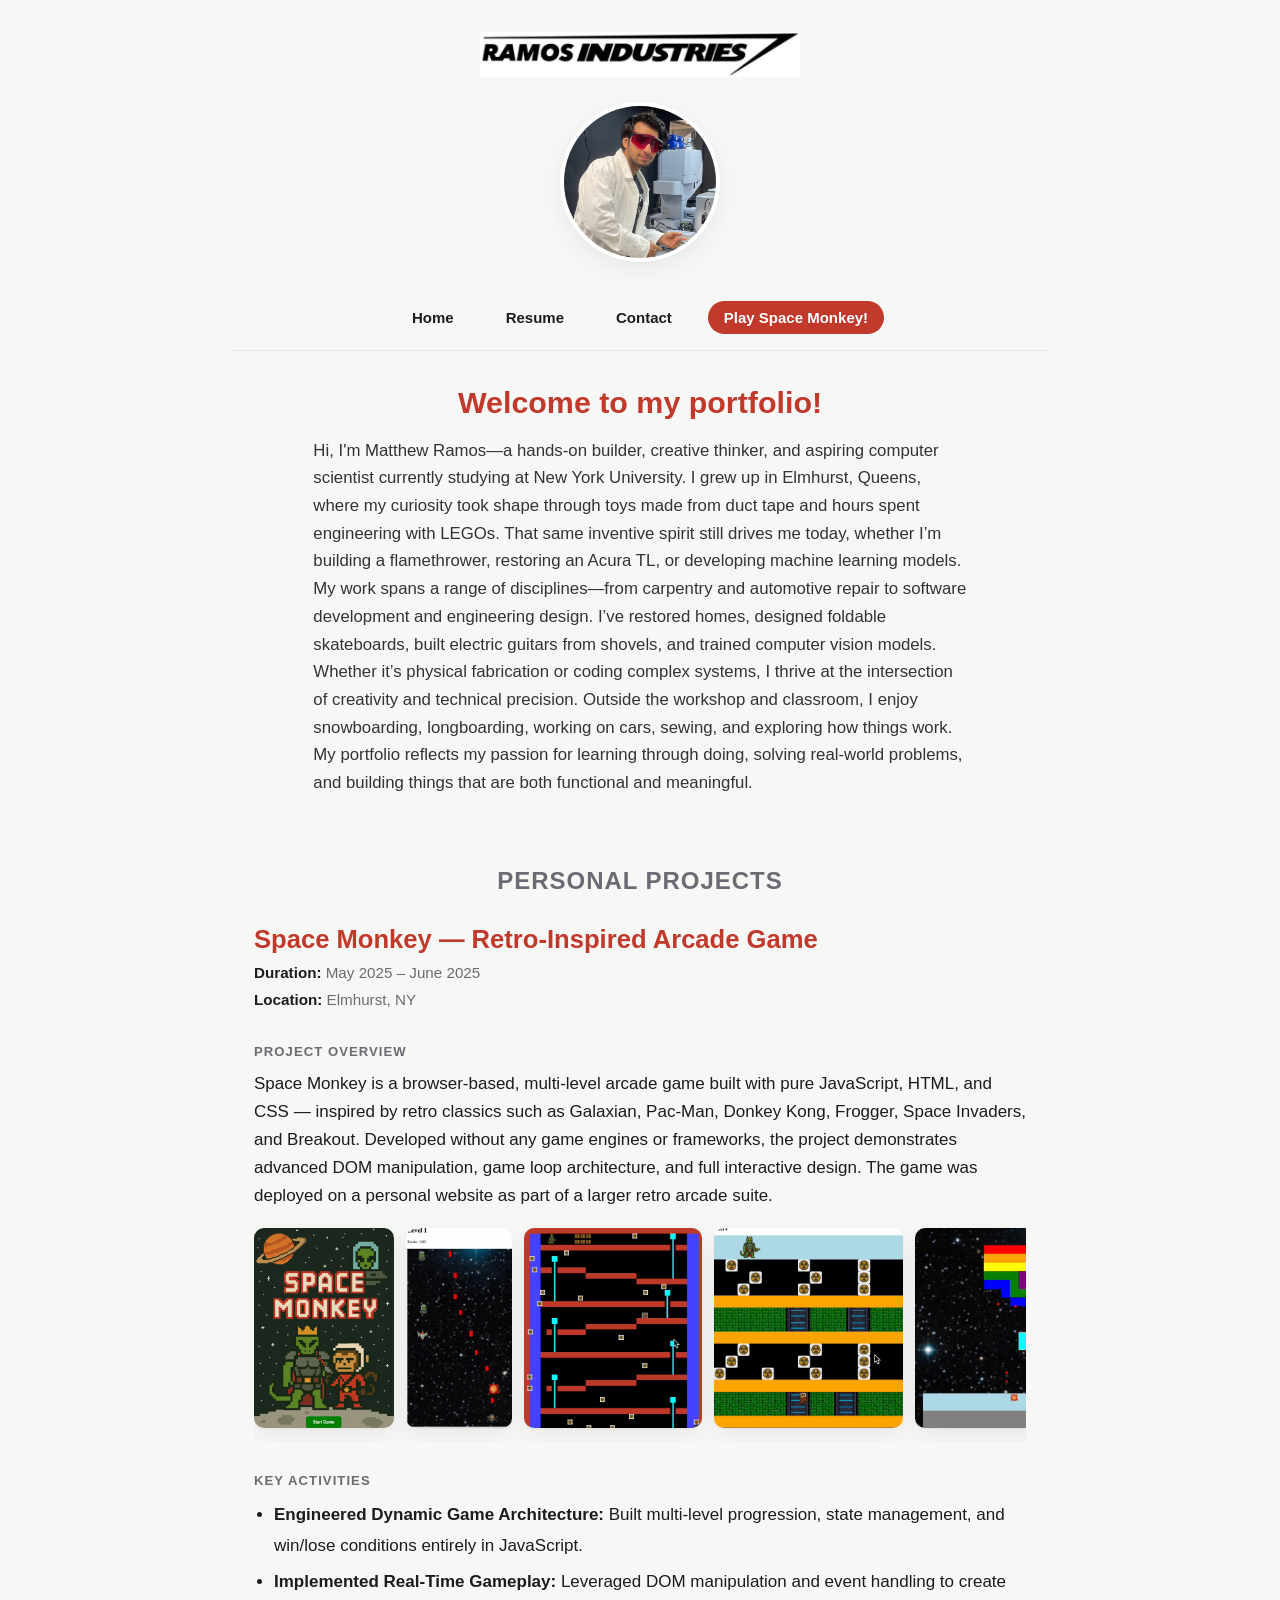
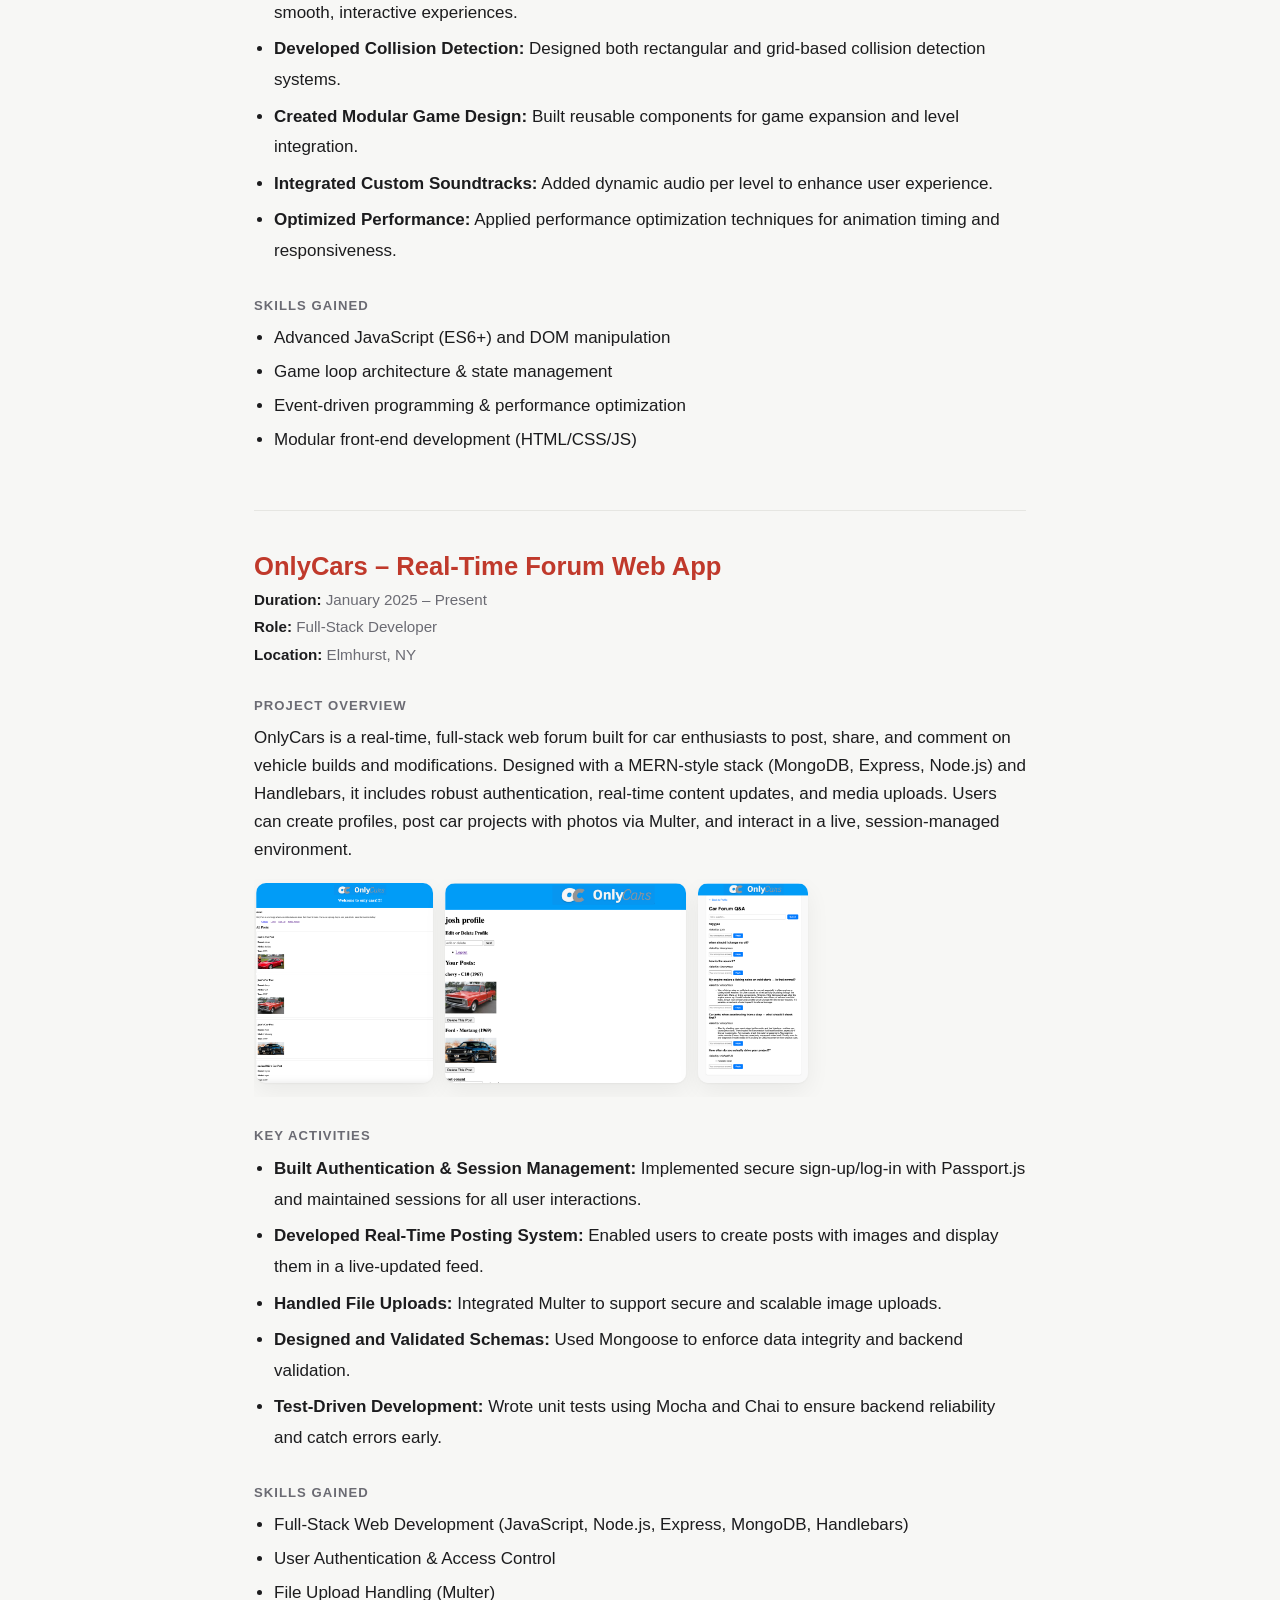
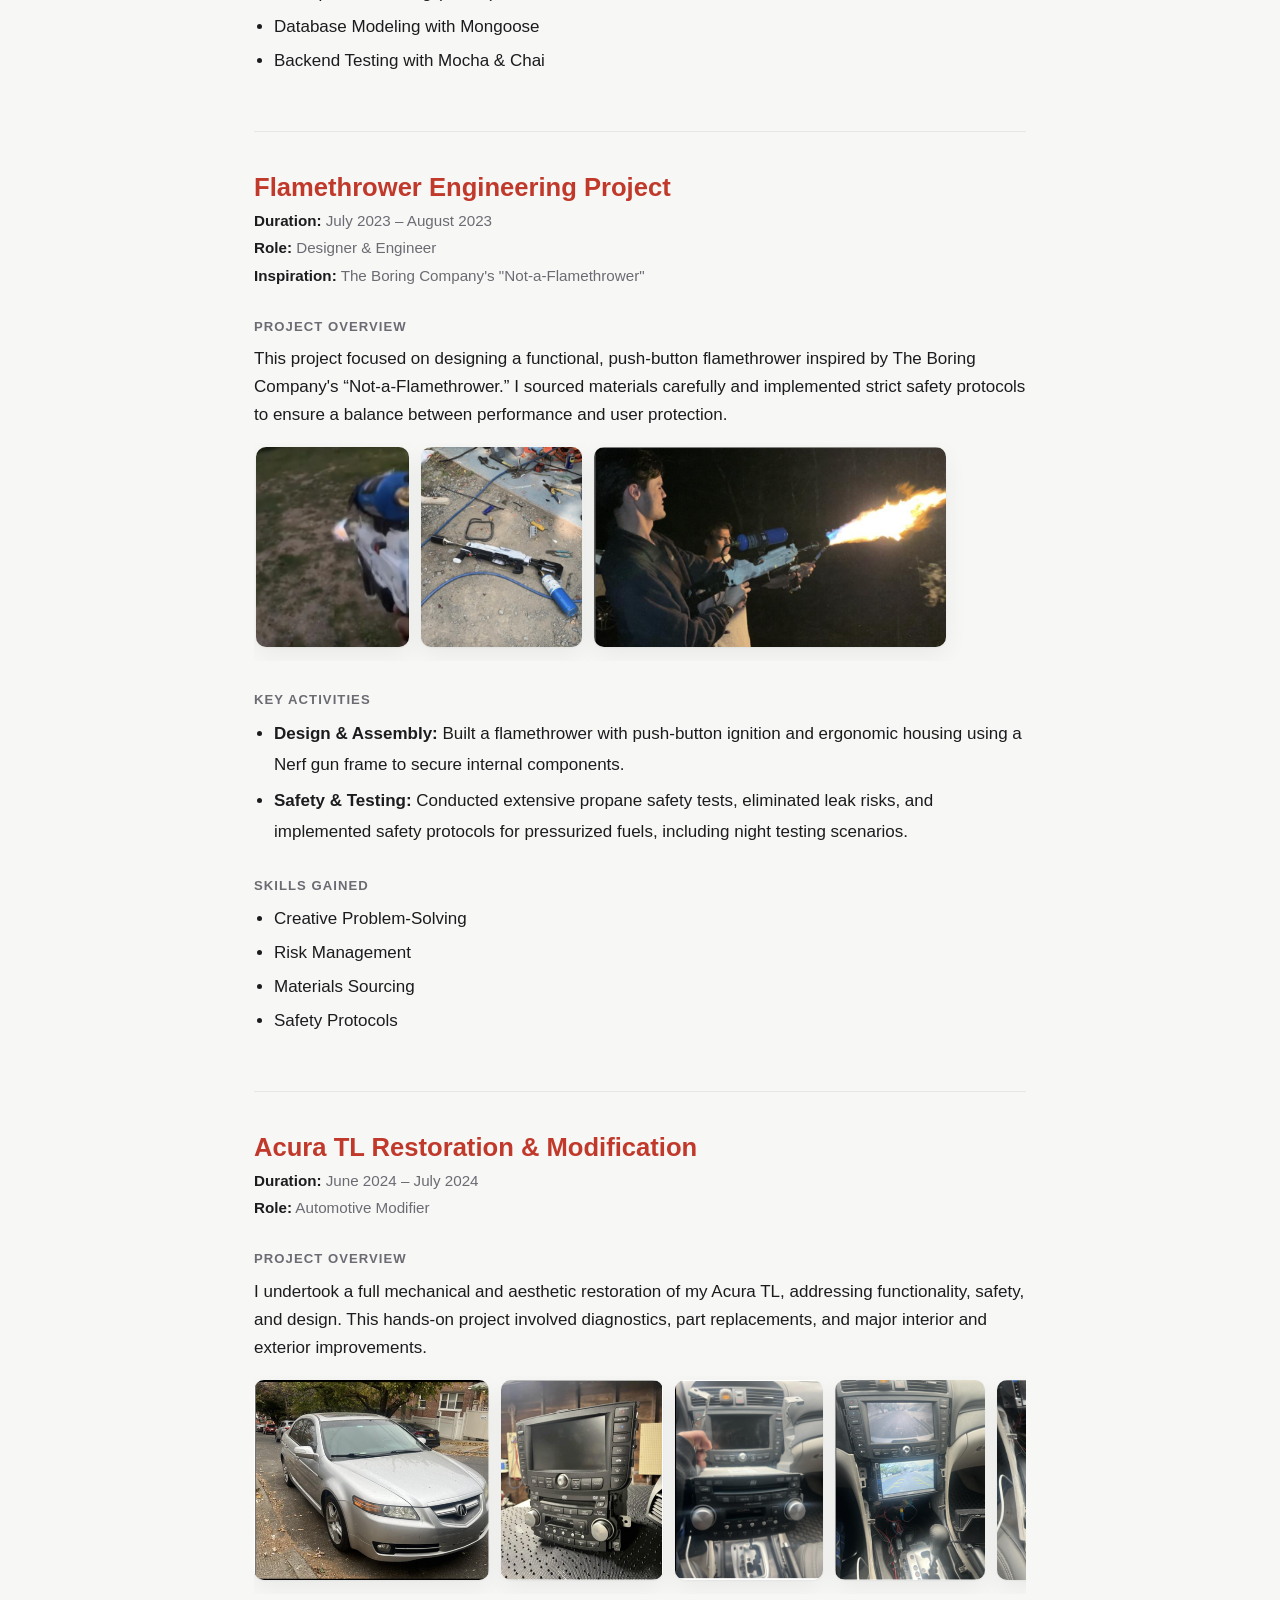
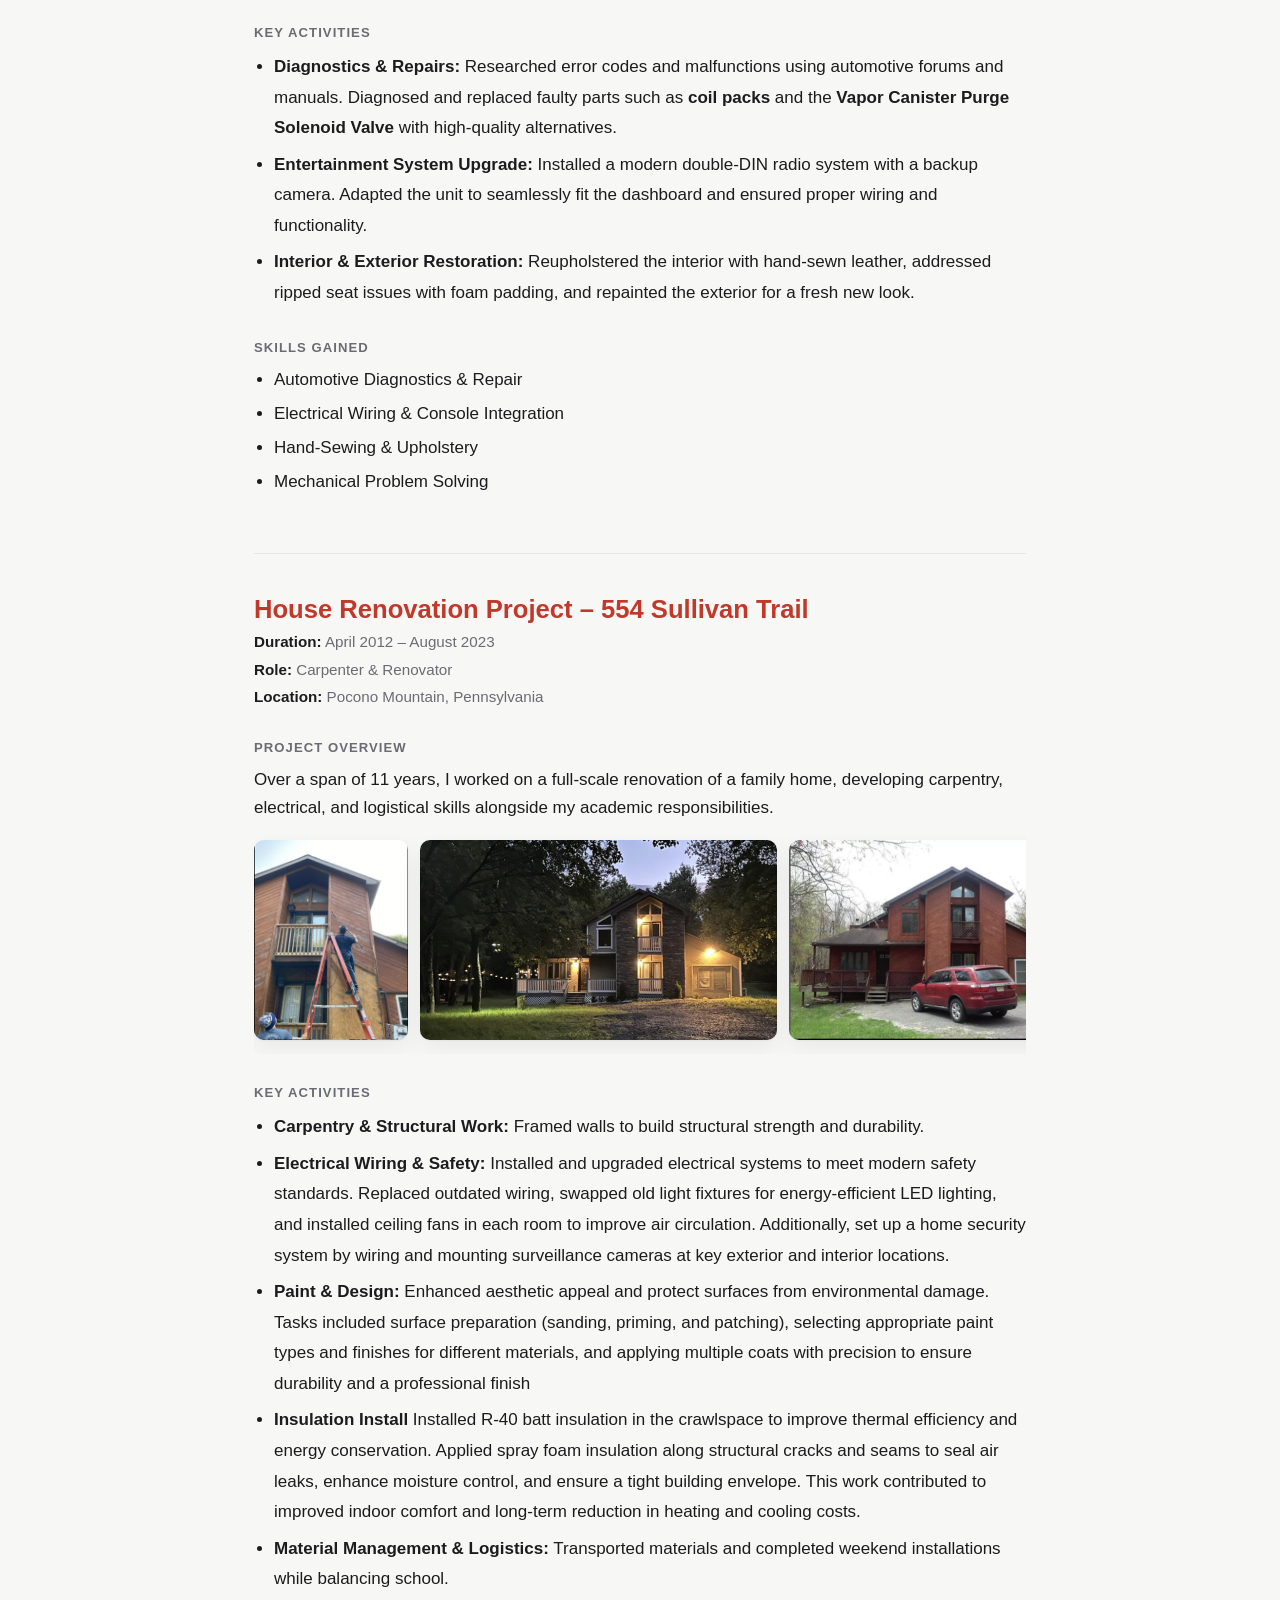
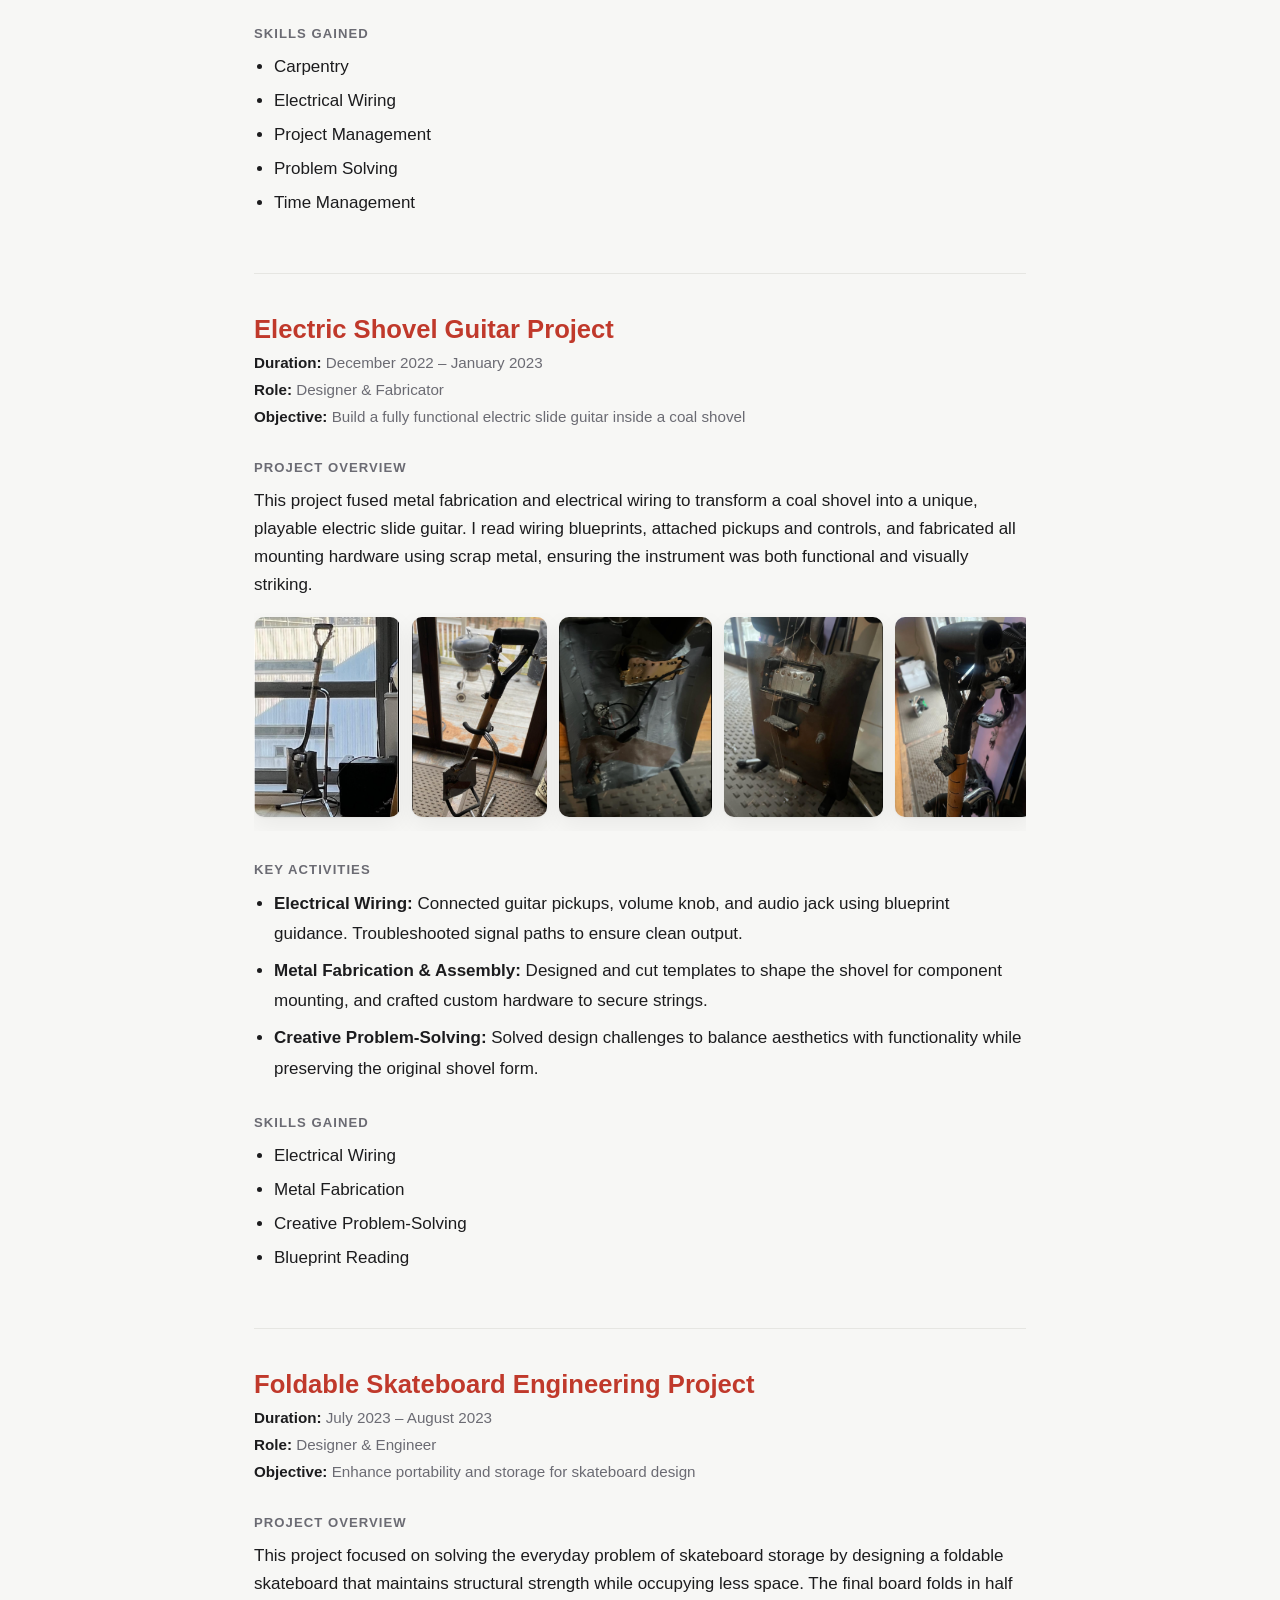
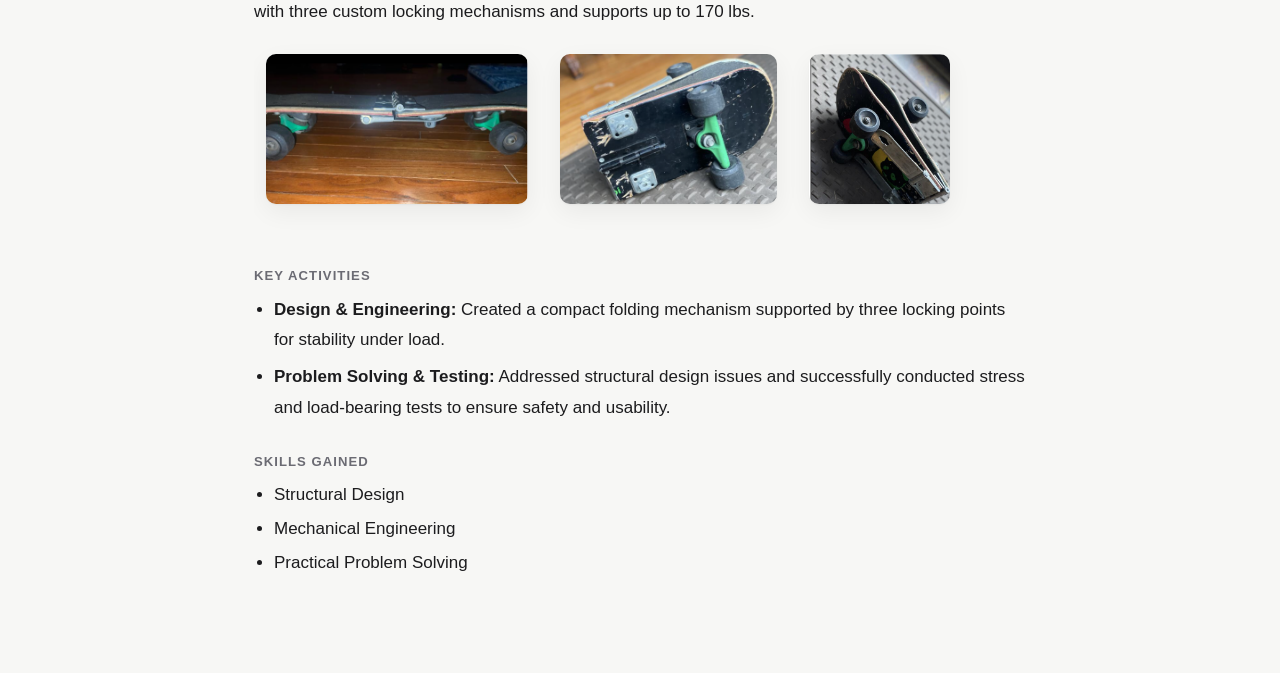
<file: layout.html>
<!DOCTYPE html>
<html lang="en">
<head>
  <meta charset="UTF-8" />
  <title>My Portfolio</title>
  <link rel="stylesheet" href="/css.css" />
  <script defer src="/dom.js"></script>
</head>
<body>
  <header>
    <img src="/logo.png" alt="Site Logo" width="400" />
  </header>

  <main id="main-content">
    <img src="/headshot.png" alt="Headshot" width="200" />
    <nav>
      <ul style="display: flex; gap: 20px; list-style: none;">
        <li><a href="#" id="nav-home">Home</a></li>
        <li><a href="#" id="nav-resume">Resume</a></li>
        <li><a href="#" id="nav-contact">Contact</a></li>
        <li> <a href="#" id="galaxia">Play Space Monkey!</a></li> 
      </ul>
    </nav>
    <h2>Welcome to my portfolio!</h2>
    <p>Hi, I'm Matthew Ramos—a hands-on builder, creative thinker, and aspiring computer scientist currently studying at New York University. I grew up in Elmhurst, Queens, where my curiosity took shape through toys made from duct tape and hours spent engineering with LEGOs. That same inventive spirit still drives me today, whether I’m building a flamethrower, restoring an Acura TL, or developing machine learning models. My work spans a range of disciplines—from carpentry and automotive repair to software development and engineering design. I’ve restored homes, designed foldable skateboards, built electric guitars from shovels, and trained computer vision models. Whether it’s physical fabrication or coding complex systems, I thrive at the intersection of creativity and technical precision. Outside the workshop and classroom, I enjoy snowboarding, longboarding, working on cars, sewing, and exploring how things work. My portfolio reflects my passion for learning through doing, solving real-world problems, and building things that are both functional and meaningful.</p>
  <h1>Personal Projects</h1>


  <h2>Space Monkey — Retro-Inspired Arcade Game</h2>
<p><strong>Duration:</strong> May 2025 – June 2025</p>
<p><strong>Location:</strong> Elmhurst, NY</p>

<h3>Project Overview</h3>
<p>
  Space Monkey is a browser-based, multi-level arcade game built with pure JavaScript, HTML, and CSS — inspired by retro classics such as Galaxian, Pac-Man, Donkey Kong, Frogger, Space Invaders, and Breakout. Developed without any game engines or frameworks, the project demonstrates advanced DOM manipulation, game loop architecture, and full interactive design. The game was deployed on a personal website as part of a larger retro arcade suite.
</p>

<div id="spacemonkey-gallery" style="display: flex; overflow-x: auto; gap: 10px; padding: 10px; border: 1px solid #ccc;"></div>

<script>
  const spaceMonkeyContainer = document.getElementById('spacemonkey-gallery');
  
  const spaceMonkeyImages = [1, 2, 3, 4, 5, 6].map(i => `
    <img src="game${i}.png" alt="Space Monkey Game ${i}" style="height: 200px; flex-shrink: 0;" />
  `).join('');
  
  spaceMonkeyContainer.innerHTML = spaceMonkeyImages;
</script>

<h3>Key Activities</h3>
<ul style="line-height: 1.8;">
  <li><strong>Engineered Dynamic Game Architecture:</strong> Built multi-level progression, state management, and win/lose conditions entirely in JavaScript.</li>
  <li><strong>Implemented Real-Time Gameplay:</strong> Leveraged DOM manipulation and event handling to create smooth, interactive experiences.</li>
  <li><strong>Developed Collision Detection:</strong> Designed both rectangular and grid-based collision detection systems.</li>
  <li><strong>Created Modular Game Design:</strong> Built reusable components for game expansion and level integration.</li>
  <li><strong>Integrated Custom Soundtracks:</strong> Added dynamic audio per level to enhance user experience.</li>
  <li><strong>Optimized Performance:</strong> Applied performance optimization techniques for animation timing and responsiveness.</li>
</ul>

<h3>Skills Gained</h3>
<ul>
  <li>Advanced JavaScript (ES6+) and DOM manipulation</li>
  <li>Game loop architecture & state management</li>
  <li>Event-driven programming & performance optimization</li>
  <li>Modular front-end development (HTML/CSS/JS)</li>
</ul>

  <h2>OnlyCars – Real-Time Forum Web App</h2>
  <p><strong>Duration:</strong> January 2025 – Present</p>
  <p><strong>Role:</strong> Full-Stack Developer</p>
  <p><strong>Location:</strong> Elmhurst, NY</p>
  
  <h3>Project Overview</h3>
  <p>
    OnlyCars is a real-time, full-stack web forum built for car enthusiasts to post, share, and comment on vehicle builds and modifications. Designed with a MERN-style stack (MongoDB, Express, Node.js) and Handlebars, it includes robust authentication, real-time content updates, and media uploads. Users can create profiles, post car projects with photos via Multer, and interact in a live, session-managed environment.
  </p>

  <div id="onlycars-gallery" style="display: flex; overflow-x: auto; gap: 10px; padding: 10px; border: 1px solid #ccc;"></div>

  <script>
    const onlycarsContainer = document.getElementById('onlycars-gallery');
    const onlycarsImages = [1, 2, 3].map(i => `
      <img src="onlycars${i}.png" alt="OnlyCars Post ${i}" style="height: 200px; flex-shrink: 0;" />
    `).join('');
    onlycarsContainer.innerHTML = onlycarsImages;
  </script>


<h3>Key Activities</h3>
<ul style="line-height: 1.8;">
  <li><strong>Built Authentication & Session Management:</strong> Implemented secure sign-up/log-in with Passport.js and maintained sessions for all user interactions.</li>
  <li><strong>Developed Real-Time Posting System:</strong> Enabled users to create posts with images and display them in a live-updated feed.</li>
  <li><strong>Handled File Uploads:</strong> Integrated Multer to support secure and scalable image uploads.</li>
  <li><strong>Designed and Validated Schemas:</strong> Used Mongoose to enforce data integrity and backend validation.</li>
  <li><strong>Test-Driven Development:</strong> Wrote unit tests using Mocha and Chai to ensure backend reliability and catch errors early.</li>
</ul>

<h3>Skills Gained</h3>
<ul>
  <li>Full-Stack Web Development (JavaScript, Node.js, Express, MongoDB, Handlebars)</li>
  <li>User Authentication & Access Control</li>
  <li>File Upload Handling (Multer)</li>
  <li>Database Modeling with Mongoose</li>
  <li>Backend Testing with Mocha & Chai</li>
</ul>




    <h2>Flamethrower Engineering Project</h2>
<p><strong>Duration:</strong> July 2023 – August 2023</p>
<p><strong>Role:</strong> Designer & Engineer</p>
<p><strong>Inspiration:</strong> The Boring Company's "Not-a-Flamethrower"</p>

<h3>Project Overview</h3>
<p>
  This project focused on designing a functional, push-button flamethrower inspired by The Boring Company's “Not-a-Flamethrower.” 
  I sourced materials carefully and implemented strict safety protocols to ensure a balance between performance and user protection.
</p>
<div id="flamethrower-gallery" style="display: flex; overflow-x: auto; gap: 10px; padding: 10px; border: 1px solid #ccc;"></div>

<script>
    const flamethrowerContainer = document.getElementById('flamethrower-gallery');
  
    const flamethrowerImages = [1, 2, 3].map(i => `
      <img src="flamethrower${i}.png" alt="Flamethrower Build ${i}" style="height: 200px; flex-shrink: 0;" />
    `).join('');
  
    flamethrowerContainer.innerHTML = flamethrowerImages;
  </script>

<h3>Key Activities</h3>
<ul style="line-height: 1.8;">
  <li><strong>Design & Assembly:</strong> Built a flamethrower with push-button ignition and ergonomic housing using a Nerf gun frame to secure internal components.</li>
  <li><strong>Safety & Testing:</strong> Conducted extensive propane safety tests, eliminated leak risks, and implemented safety protocols for pressurized fuels, including night testing scenarios.</li>
</ul>

<h3>Skills Gained</h3>
<ul>
  <li>Creative Problem-Solving</li>
  <li>Risk Management</li>
  <li>Materials Sourcing</li>
  <li>Safety Protocols</li>
</ul>




      <h2>Acura TL Restoration & Modification</h2>
<p><strong>Duration:</strong> June 2024 – July 2024</p>
<p><strong>Role:</strong> Automotive Modifier</p>

<h3>Project Overview</h3>
<p>
  I undertook a full mechanical and aesthetic restoration of my Acura TL, addressing functionality,
  safety, and design. This hands-on project involved diagnostics, part replacements, and major interior
  and exterior improvements.
</p>
<div id="acura-gallery" style="display: flex; overflow-x: auto; gap: 10px; padding: 10px; border: 1px solid #ccc;"></div>
<script>
    const acuraContainer = document.getElementById('acura-gallery');
  
    const acuraImages = Array.from({ length: 12 }, (_, i) => {
      const index = i + 1;
      return `
        <img src="acura${index}.png" alt="Acura ${index}" style="height: 200px; flex-shrink: 0;" />
      `;
    }).join('');
  
    acuraContainer.innerHTML = acuraImages;
  </script>
<h3>Key Activities</h3>
<ul style="line-height: 1.8;">
  <li>
    <strong>Diagnostics & Repairs:</strong> Researched error codes and malfunctions using automotive forums and manuals. Diagnosed and replaced faulty parts such as <strong>coil packs</strong> and the <strong>Vapor Canister Purge Solenoid Valve</strong> with high-quality alternatives.
  </li>
  <li>
    <strong>Entertainment System Upgrade:</strong> Installed a modern double-DIN radio system with a backup camera. Adapted the unit to seamlessly fit the dashboard and ensured proper wiring and functionality.
  </li>
  <li>
    <strong>Interior & Exterior Restoration:</strong> Reupholstered the interior with hand-sewn leather, addressed ripped seat issues with foam padding, and repainted the exterior for a fresh new look.
  </li>
</ul>

<h3>Skills Gained</h3>
<ul>
  <li>Automotive Diagnostics & Repair</li>
  <li>Electrical Wiring & Console Integration</li>
  <li>Hand-Sewing & Upholstery</li>
  <li>Mechanical Problem Solving</li>
</ul>


  <h2>House Renovation Project – 554 Sullivan Trail</h2>
<p><strong>Duration:</strong> April 2012 – August 2023</p>
<p><strong>Role:</strong> Carpenter & Renovator</p>
<p><strong>Location:</strong> Pocono Mountain, Pennsylvania</p>

<h3>Project Overview</h3>
<p>
  Over a span of 11 years, I worked on a full-scale renovation of a family home, developing carpentry,
  electrical, and logistical skills alongside my academic responsibilities.
</p>
<div id="house-gallery" style="display: flex; overflow-x: auto; gap: 10px; padding: 10px; border: 1px solid #ccc;"></div>

<script>
    const houseContainer = document.getElementById('house-gallery');
  
    const houseImages = [1, 2, 3, 5, 6, 7].map(i => `
      <img src="house${i}.png" alt="House Renovation ${i}" style="height: 200px; flex-shrink: 0;" />
    `).join('');
  
    houseContainer.innerHTML = houseImages;
  </script>

<h3>Key Activities</h3>
<ul style="line-height: 1.8;">
  <li><strong>Carpentry & Structural Work:</strong> Framed walls to build structural strength and durability.</li>
  <li><strong>Electrical Wiring & Safety:</strong> Installed and upgraded electrical systems to meet modern safety standards. Replaced outdated wiring, swapped old light fixtures for energy-efficient LED lighting, and installed ceiling fans in each room to improve air circulation. Additionally, set up a home security system by wiring and mounting surveillance cameras at key exterior and interior locations.</li>
  <li><strong>Paint & Design:</strong> Enhanced aesthetic appeal and protect surfaces from environmental damage. Tasks included surface preparation (sanding, priming, and patching), selecting appropriate paint types and finishes for different materials, and applying multiple coats with precision to ensure durability and a professional finish</li>
  <li><strong>Insulation Install</strong> Installed R-40 batt insulation in the crawlspace to improve thermal efficiency and energy conservation. Applied spray foam insulation along structural cracks and seams to seal air leaks, enhance moisture control, and ensure a tight building envelope. This work contributed to improved indoor comfort and long-term reduction in heating and cooling costs.</li>
  <li><strong>Material Management & Logistics:</strong> Transported materials and completed weekend installations while balancing school.</li>
</ul>

<h3>Skills Gained</h3>
<ul>
  <li>Carpentry</li>
  <li>Electrical Wiring</li>
  <li>Project Management</li>
  <li>Problem Solving</li>
  <li>Time Management</li>
</ul>

<h2>Electric Shovel Guitar Project</h2>
<p><strong>Duration:</strong> December 2022 – January 2023</p>
<p><strong>Role:</strong> Designer & Fabricator</p>
<p><strong>Objective:</strong> Build a fully functional electric slide guitar inside a coal shovel</p>

<h3>Project Overview</h3>
<p>
  This project fused metal fabrication and electrical wiring to transform a coal shovel into a unique,
  playable electric slide guitar. I read wiring blueprints, attached pickups and controls, and fabricated 
  all mounting hardware using scrap metal, ensuring the instrument was both functional and visually striking.
</p>

<div id="shovel-gallery" style="display: flex; overflow-x: auto; gap: 10px; padding: 10px; border: 1px solid #ccc;"></div>

<script>
    const shovelContainer = document.getElementById('shovel-gallery');
  
    const shovelImages = [1, 2, 3, 4, 5].map(i => `
      <img src="shovel${i}.png" alt="Shovel Guitar ${i}" style="height: 200px; flex-shrink: 0;" />
    `).join('');
  
    shovelContainer.innerHTML = shovelImages;
  </script>

<h3>Key Activities</h3>
<ul style="line-height: 1.8;">
  <li><strong>Electrical Wiring:</strong> Connected guitar pickups, volume knob, and audio jack using blueprint guidance. Troubleshooted signal paths to ensure clean output.</li>
  <li><strong>Metal Fabrication & Assembly:</strong> Designed and cut templates to shape the shovel for component mounting, and crafted custom hardware to secure strings.</li>
  <li><strong>Creative Problem-Solving:</strong> Solved design challenges to balance aesthetics with functionality while preserving the original shovel form.</li>
</ul>

<h3>Skills Gained</h3>
<ul>
  <li>Electrical Wiring</li>
  <li>Metal Fabrication</li>
  <li>Creative Problem-Solving</li>
  <li>Blueprint Reading</li>
</ul>


<h2>Foldable Skateboard Engineering Project</h2>
<p><strong>Duration:</strong> July 2023 – August 2023</p>
<p><strong>Role:</strong> Designer & Engineer</p>
<p><strong>Objective:</strong> Enhance portability and storage for skateboard design</p>

<h3>Project Overview</h3>
<p>
  This project focused on solving the everyday problem of skateboard storage by designing a foldable 
  skateboard that maintains structural strength while occupying less space. The final board folds in half 
  with three custom locking mechanisms and supports up to 170 lbs.
</p>

<div id="skate-gallery"></div>

<script>
    const container = document.getElementById('skate-gallery');
    container.innerHTML = [1, 2, 3].map(i => 
      `<div style="display:inline-block; margin: 10px;">
         <img src="skate${i}.png" alt="Skateboard Project ${i}" style="height: 150px;" />
       </div>`
    ).join('');
  </script>

<h3>Key Activities</h3>
<ul style="line-height: 1.8;">
  <li><strong>Design & Engineering:</strong> Created a compact folding mechanism supported by three locking points for stability under load.</li>
  <li><strong>Problem Solving & Testing:</strong> Addressed structural design issues and successfully conducted stress and load-bearing tests to ensure safety and usability.</li>
</ul>

<h3>Skills Gained</h3>
<ul>
  <li>Structural Design</li>
  <li>Mechanical Engineering</li>
  <li>Practical Problem Solving</li>
</ul></main>
</body>
</html>
</file>
<file: css.css>
/* ============================================================
   matthewramosindustries â€” stylesheet
   Drop-in replacement for css.css
   ============================================================ */

/* ---- Design tokens ---- */
:root {
  --bg:        #f7f7f5;   /* warm off-white page */
  --surface:   #ffffff;   /* cards */
  --text:      #1c1c1e;   /* near-black, easier than pure #000 */
  --muted:     #6b6b73;   /* meta lines, secondary text */
  --accent:    #c0392b;   /* a single warm accent (swap freely) */
  --accent-dk: #8e2b20;
  --border:    #e6e6e2;
  --radius:    14px;
  --shadow:    0 1px 2px rgba(0,0,0,.04), 0 8px 24px rgba(0,0,0,.06);
  --maxw:      820px;
}

/* ---- Base ---- */
* { box-sizing: border-box; }

html { scroll-behavior: smooth; }

body {
  margin: 0;
  background: var(--bg);
  color: var(--text);
  font-family: -apple-system, BlinkMacSystemFont, "Segoe UI", Roboto,
               Helvetica, Arial, sans-serif;
  font-size: 17px;
  line-height: 1.65;
  -webkit-font-smoothing: antialiased;
}

img { max-width: 100%; height: auto; }

/* ---- Header / logo ---- */
header {
  text-align: center;
  padding: 32px 20px 8px;
}
header img { width: 320px; max-width: 70%; }

/* ---- Main column ---- */
main {
  max-width: var(--maxw);
  margin: 0 auto;
  padding: 0 24px 80px;
}

/* ---- Headshot ---- */
main > img[alt="Headshot"] {
  display: block;
  width: 160px;
  height: 160px;
  object-fit: cover;
  border-radius: 50%;
  margin: 8px auto 24px;
  border: 4px solid var(--surface);
  box-shadow: var(--shadow);
}

/* ---- Navigation ---- */
nav {
  position: sticky;
  top: 0;
  z-index: 10;
  background: rgba(247,247,245,.85);
  backdrop-filter: saturate(180%) blur(8px);
  margin: 0 -24px 32px;
  padding: 12px 24px;
  border-bottom: 1px solid var(--border);
}
nav ul {
  justify-content: center;
  flex-wrap: wrap;
  margin: 0;
  padding: 0;
}
nav a {
  text-decoration: none;
  color: var(--text);
  font-weight: 600;
  font-size: 15px;
  padding: 8px 16px;
  border-radius: 999px;
  transition: background .15s ease, color .15s ease;
}
nav a:hover { background: var(--accent); color: #fff; }
/* highlight the game link */
nav a#galaxia { background: var(--accent); color: #fff; }
nav a#galaxia:hover { background: var(--accent-dk); }

/* ---- Intro ---- */
main > h2:first-of-type {            /* "Welcome to my portfolio!" */
  text-align: center;
  font-size: 1.9rem;
  margin: 8px 0 16px;
}
main > h2:first-of-type + p {
  font-size: 1.05rem;
  color: #333;
  text-align: left;
  max-width: 70ch;
  margin: 0 auto 8px;
}

/* ---- Section divider: "Personal Projects" ---- */
h1 {
  text-align: center;
  font-size: 1.5rem;
  letter-spacing: .04em;
  text-transform: uppercase;
  color: var(--muted);
  margin: 64px 0 8px;
}

/* ============================================================
   PROJECT CARDS
   Each project begins with an <h2>. We style the run of content
   after each h2 as a visual block with separation + spacing.
   ============================================================ */

h2 {
  font-size: 1.6rem;
  line-height: 1.25;
  color: var(--accent);
  margin: 56px 0 4px;
  padding-top: 40px;
  border-top: 1px solid var(--border);
}
/* no divider above the first project / intro */
main > h2:first-of-type { border-top: none; padding-top: 0; margin-top: 8px; }
h1 + h2 { border-top: none; padding-top: 0; margin-top: 24px; }

h3 {
  font-size: .82rem;
  letter-spacing: .08em;
  text-transform: uppercase;
  color: var(--muted);
  margin: 28px 0 8px;
}

/* meta lines (Duration / Role / Location) sit right under the h2 */
h2 + p,
h2 + p + p,
h2 + p + p + p {
  margin: 2px 0;
  color: var(--muted);
  font-size: .95rem;
}
h2 + p strong,
h2 + p + p strong,
h2 + p + p + p strong { color: var(--text); }

p { margin: 0 0 14px; }

/* bullet lists */
ul { padding-left: 1.25rem; margin: 0 0 16px; }
li { margin: 6px 0; }
li strong { color: var(--text); }

/* ---- Image galleries ---- */
[id$="-gallery"] {
  display: flex !important;
  gap: 12px !important;
  overflow-x: auto;
  padding: 4px 2px 14px !important;
  border: none !important;
  scroll-snap-type: x mandatory;
}
[id$="-gallery"] img {
  height: 220px;
  flex-shrink: 0;
  border-radius: 10px;
  box-shadow: var(--shadow);
  scroll-snap-align: start;
}
/* skate gallery uses a slightly different markup */
#skate-gallery { display: flex !important; gap: 12px; overflow-x: auto; }
#skate-gallery img { border-radius: 10px; box-shadow: var(--shadow); }

/* tidy scrollbars */
[id$="-gallery"]::-webkit-scrollbar { height: 8px; }
[id$="-gallery"]::-webkit-scrollbar-thumb {
  background: var(--border); border-radius: 999px;
}

/* ---- Links (in body text) ---- */
a { color: var(--accent); }
a:hover { color: var(--accent-dk); }

/* ---- Responsive ---- */
@media (max-width: 600px) {
  body { font-size: 16px; }
  main { padding: 0 16px 64px; }
  nav { margin: 0 -16px 24px; padding: 10px 12px; }
  h2 { font-size: 1.35rem; }
  [id$="-gallery"] img, #skate-gallery img { height: 170px; }
}
</file>
